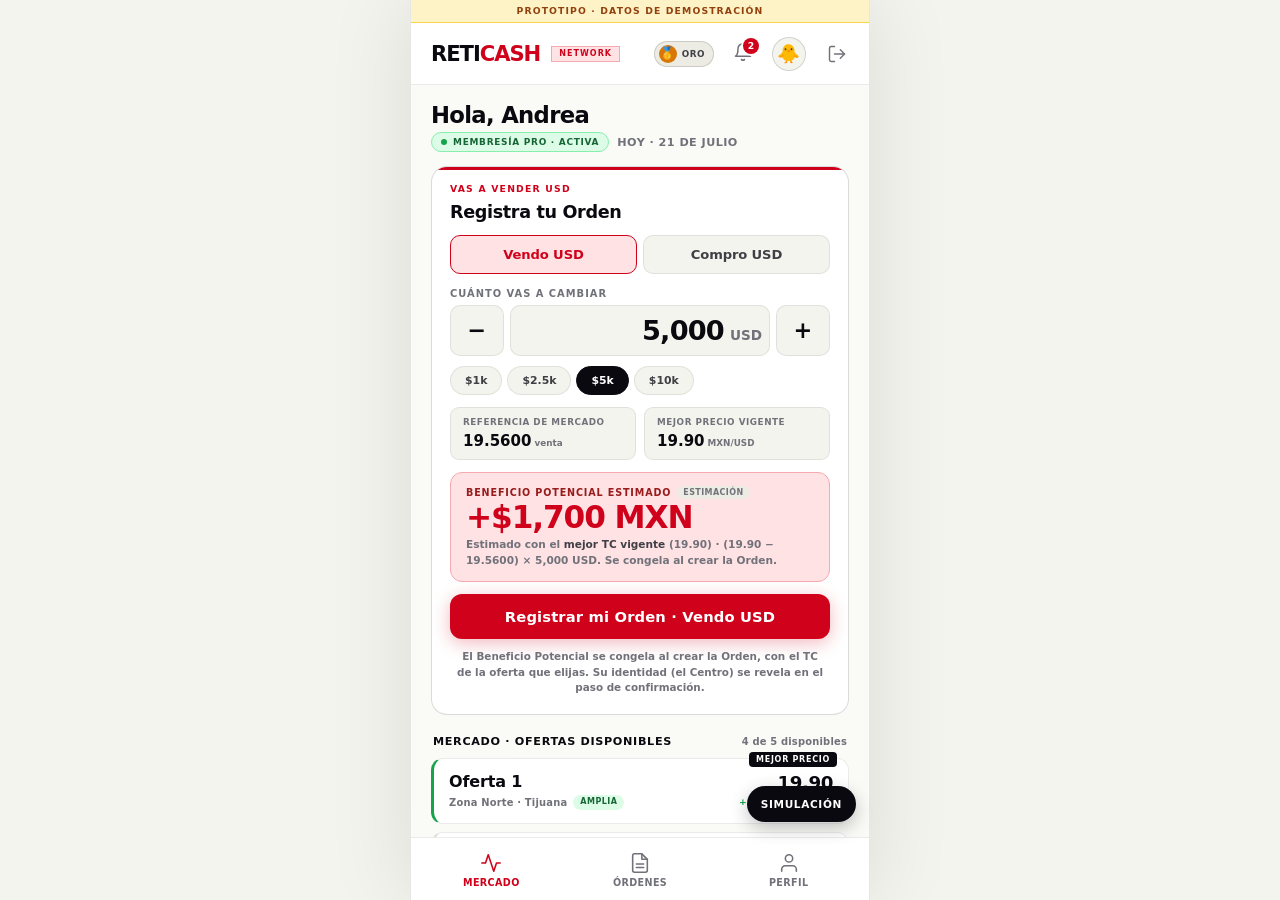
<file: index.html>
<!doctype html>
<html lang="es">
<head>
<meta charset="utf-8">
<meta name="viewport" content="width=device-width,initial-scale=1,maximum-scale=1,user-scalable=no,viewport-fit=cover,interactive-widget=resizes-content">
<meta name="robots" content="noindex,nofollow">
<meta name="theme-color" content="#0A0A0F">
<title>Network · Interfaz simulada del Cliente</title>
<!--
  ══════════════════════════════════════════════════════════════════════════
  Network · Interfaz simulada del flujo del Cliente · v3
  Unidad 3 (v3), paso 2 del orden inviolable §3 CLAUDE.md.
  Fecha: 2026-07-21.

  ─── JERARQUÍA DE FUENTES · TRES CAPAS (se hereda a TODA interfaz Network) ───

  1 · CONTRATO ontológico (contratos/nucleo_membresia_caja.md) — LA ONTOLOGÍA.
      Innegociable. Vocabulario, objetos, acciones, estados. Toda categoría
      visible aquí sale del contrato.

  2 · MM (customer.html + app.css) — EL FLUJO.
      Esqueleto de pantallas y mecánica probada en operación real: appbar,
      bnav, cotizador con toggle, reloj dual, QR con reloj interno, candado
      orden viva, kick modal, DISTRIBUCIÓN de la capa conductual (tier en
      header, bloque de comportamiento en Mercado, paintOrdPerdido en
      Órdenes), historial con ciclo. Voz traducida al contrato.

  3 · CM (mercado.css + app.css + mercado.html) — EL DISEÑO.
      Ya no "vara de calidad": es LA CAPA DE DISEÑO por herencia directa.
      Destilado en el asset propio del repo → network-design-system.css
      (linkeado abajo): tokens, componentes, bottom sheets, estados,
      transiciones, dark mode, tipografía, animaciones. Esta interfaz se
      construye SOBRE ese sistema; aquí abajo solo va el CSS específico de
      las piezas del cliente (cotizador, tablero ciego, orden viva,
      veredicto, bloque conductual, referidos).

  Correcciones ya integradas (C1-C3 del Arquitecto) + este turno:
   · C1 · Capa conductual del núcleo COMPLETA y distribuida como en MM:
          tier chip en header, bloque de comportamiento en Mercado,
          paintOrdPerdido (Beneficio Perdido del mes) en Órdenes, nudges.
          Estado {has_data:false} neutro cuando el servicio SCI no responde.
   · C2 · Ceguera del tablero: TC + Capacidad + zona, sin nombre. Identidad
          revelada en CreateOrder.
   · C3 · Referido / Invitación con lista de estados. Sin recompensas.
   · Mecánica nueva (§1.4 contrato): Beneficio Potencial ESTIMADO en vivo
          contra el mejor TC vigente del mercado ciego, ROTULADO como
          estimación (§6.3 "si estimas, dilo"). No es el evento — ese nace
          en CreateOrder. Si el cliente elige otra oferta, recalcula.

  Si el vocabulario del contrato no alcanza: divergencia registrada, no
  invento (§2 CLAUDE.md).
  ══════════════════════════════════════════════════════════════════════════
-->
<link rel="stylesheet" href="network-design-system.css">
<style>
/* ═══════════ CSS ESPECÍFICO DEL CLIENTE (lo compartido está en el design system) ═══════════ */

/* Saludo */
.greet-block{margin-bottom:14px}
.greet-h{font-size:1.42rem;font-weight:900;letter-spacing:-.03em;color:var(--ink);margin:0 0 4px;line-height:1.1}
.greet-sub{display:flex;flex-wrap:wrap;gap:8px;align-items:center;color:var(--ink3);font-size:.7rem;font-weight:700;letter-spacing:.04em;text-transform:uppercase}

/* GATE DE MEMBRESÍA */
.mgate{border-radius:14px;padding:14px 16px;margin-bottom:14px;border:1px solid var(--brd)}
.mgate.req{background:var(--surf);border-color:var(--brd2)}
.mgate.wait-cash{background:var(--amber-bg);border-color:var(--amber-brd)}
.mgate.wait-digital{background:var(--blue-bg);border-color:var(--blue-brd)}
.mgate.grace{background:var(--amber-bg);border-color:var(--amber-brd)}
.mgate-ey{font-size:.58rem;font-weight:800;letter-spacing:.1em;text-transform:uppercase;color:var(--ink3);margin-bottom:5px}
.mgate.wait-cash .mgate-ey,.mgate.grace .mgate-ey{color:#92400E}
.mgate.wait-digital .mgate-ey{color:#1E40AF}
body.dk .mgate.wait-cash .mgate-ey,body.dk .mgate.grace .mgate-ey{color:#fcd34d}
body.dk .mgate.wait-digital .mgate-ey{color:#93c5fd}
.mgate-t{font-size:.95rem;font-weight:900;letter-spacing:-.02em;color:var(--ink);margin:0 0 4px}
.mgate-s{font-size:.7rem;color:var(--ink3);line-height:1.5;font-weight:600}
.mgate-s strong{color:var(--ink2);font-weight:800}
.mgate-code{font-family:'SF Mono',Menlo,monospace;font-weight:800;font-size:1rem;letter-spacing:.1em;color:var(--ink);background:var(--surf);border:1px solid var(--brd2);border-radius:8px;padding:8px 12px;display:inline-block;margin-top:10px}
.mgate-btn{margin-top:12px;width:100%;background:var(--ink);color:var(--surf);border:0;border-radius:10px;padding:12px;font-family:inherit;font-size:.8rem;font-weight:800;letter-spacing:.01em;cursor:pointer;transition:background var(--t-fast) var(--ease)}
.mgate-btn:hover{background:var(--red)}

/* Recorridos de activación (canales como acciones distintas) */
.chan-card{border:1.5px solid var(--brd2);border-radius:12px;padding:14px 15px;margin-bottom:10px;cursor:pointer;transition:border-color var(--t-fast) var(--ease),background var(--t-fast) var(--ease)}
.chan-card:hover{border-color:var(--ink);background:var(--surf2)}
.chan-card-h{display:flex;align-items:center;gap:10px;margin-bottom:6px}
.chan-ic{width:36px;height:36px;border-radius:10px;background:var(--surf2);display:flex;align-items:center;justify-content:center;font-size:1.15rem;flex:0 0 auto}
.chan-card.efectivo .chan-ic{background:var(--amber-bg)}
.chan-card.digital .chan-ic{background:var(--blue-bg)}
.chan-t{font-size:.88rem;font-weight:900;letter-spacing:-.01em;color:var(--ink)}
.chan-tag{font-size:.5rem;font-weight:800;letter-spacing:.06em;text-transform:uppercase;padding:2px 6px;border-radius:var(--r-pill);background:var(--surf3);color:var(--ink3);margin-left:auto}
.chan-tag.def{background:var(--amber-bg);color:#92400E}
body.dk .chan-tag.def{color:#fcd34d}
.chan-d{font-size:.68rem;color:var(--ink3);line-height:1.5;font-weight:600}
.chan-guard{font-size:.62rem;color:var(--ink4);line-height:1.5;font-weight:600;margin-top:6px;padding:10px 12px;background:var(--surf2);border-radius:9px}
.chan-guard strong{color:var(--ink2);font-weight:800}
.act-benef{background:var(--surf2);border:1px solid var(--brd);border-radius:10px;padding:12px 14px;margin:12px 0}
.act-benef-r{display:flex;justify-content:space-between;align-items:baseline;padding:6px 0;border-bottom:1px solid var(--brd);font-size:.75rem;gap:10px}
.act-benef-r:last-child{border-bottom:0}
.act-benef-r .k{color:var(--ink3);font-weight:600}
.act-benef-r .v{color:var(--ink);font-weight:800;text-align:right;font-variant-numeric:tabular-nums}
.act-benef-r .v.hl{color:var(--green)}
.act-steps{margin:12px 0;padding:0;list-style:none;counter-reset:s}
.act-step{position:relative;padding:0 0 12px 34px;font-size:.72rem;color:var(--ink2);line-height:1.5;font-weight:600;counter-increment:s}
.act-step::before{content:counter(s);position:absolute;left:0;top:-2px;width:22px;height:22px;border-radius:50%;background:var(--amber-bg);color:#92400E;font-size:.7rem;font-weight:900;display:flex;align-items:center;justify-content:center}
body.dk .act-step::before{color:#fcd34d}
.act-step:last-child{padding-bottom:0}
.act-code{text-align:center;font-family:'SF Mono',Menlo,monospace;font-weight:800;font-size:1.3rem;letter-spacing:.12em;color:var(--ink);background:var(--surf2);border:1.5px dashed var(--brd2);border-radius:12px;padding:16px;margin:12px 0}

/* MI CARD OPERAR (hero) */
.op-hero{
  background:var(--surf);border:1.5px solid var(--brd2);border-radius:16px;
  padding:16px 18px 18px;margin-bottom:14px;position:relative;overflow:hidden;
  transition:border-color var(--t) var(--ease);
}
.op-hero::before{content:"";position:absolute;top:0;left:0;right:0;height:3px;background:var(--brd2);transition:background var(--t-fast) var(--ease)}
.op-hero.sell::before{background:var(--red)}
.op-hero.buy::before{background:var(--green)}
.op-hero-ey{font-size:.58rem;font-weight:800;letter-spacing:.13em;text-transform:uppercase;color:var(--ink3);margin-bottom:8px;transition:color var(--t-fast) var(--ease)}
.op-hero.sell .op-hero-ey{color:var(--red)}
.op-hero.buy .op-hero-ey{color:var(--green)}
.op-hero-t{font-size:1.1rem;font-weight:900;letter-spacing:-.02em;color:var(--ink);margin:0 0 12px;line-height:1.2}

.op-lbl{font-size:.62rem;font-weight:800;letter-spacing:.1em;text-transform:uppercase;color:var(--ink3);margin:14px 0 6px}
.op-lbl:first-child{margin-top:0}

.q-amt{display:flex;gap:6px;align-items:stretch;margin-bottom:10px}
.q-amt-btn{background:var(--surf2);border:1.5px solid var(--brd);border-radius:var(--r-input);width:54px;font-size:1.4rem;font-weight:900;color:var(--ink);cursor:pointer;font-family:inherit;line-height:1;transition:background var(--t-fast) var(--ease)}
.q-amt-btn:hover{background:var(--surf3)}
.q-amt-btn:active{transform:translateY(1px)}
.q-amt-mid{flex:1;background:var(--surf2);border:1.5px solid var(--brd);border-radius:var(--r-input);display:flex;align-items:baseline;justify-content:center;gap:6px;padding:9px 4px}
.q-amt-inp{background:transparent;border:0;text-align:right;font-size:1.7rem;font-weight:900;letter-spacing:-.03em;font-variant-numeric:tabular-nums;color:var(--ink);width:calc(100% - 44px);font-family:inherit;outline:none;padding:0}
.q-amt-usd{color:var(--ink3);font-weight:800;font-size:.85rem}
.q-fast{display:flex;gap:5px;margin-bottom:6px;flex-wrap:wrap}
.q-fast-btn{position:relative;background:var(--surf2);border:1px solid var(--brd);border-radius:var(--r-pill);padding:7px 14px;font-family:inherit;font-size:.68rem;font-weight:700;color:var(--ink2);cursor:pointer;transition:background var(--t-fast) var(--ease)}
.q-fast-btn::after{content:"";position:absolute;top:50%;left:50%;transform:translate(-50%,-50%);width:100%;height:var(--tap)}
.q-fast-btn:hover{background:var(--surf3)}
.q-fast-btn.on{background:var(--ink);color:var(--surf);border-color:var(--ink)}

/* Referencias (Referencia de Mercado + Mejor precio vigente) */
.ref-row{display:grid;grid-template-columns:1fr 1fr;gap:8px;margin:12px 0}
.ref-cell{padding:9px 12px;background:var(--surf2);border:1px solid var(--brd);border-radius:9px}
.ref-cell-l{font-size:.55rem;font-weight:800;letter-spacing:.06em;text-transform:uppercase;color:var(--ink3);line-height:1.3}
.ref-cell-v{font-size:.94rem;font-weight:900;font-variant-numeric:tabular-nums;color:var(--ink);margin-top:3px}
.ref-cell-v small{font-size:.55rem;font-weight:700;color:var(--ink3);margin-left:3px}
.ref-cell.best .ref-cell-v{color:var(--ink)}

/* Estimación de Beneficio Potencial (rotulada) */
.est{background:var(--surf2);border:1px solid var(--brd);border-radius:12px;padding:13px 15px;margin-bottom:12px;transition:background var(--t-fast) var(--ease),border-color var(--t-fast) var(--ease)}
.op-hero.sell .est{background:var(--red-bg);border-color:var(--red-brd)}
.op-hero.buy .est{background:var(--green-bg);border-color:var(--green-brd)}
.est-ey{font-size:.6rem;font-weight:800;letter-spacing:.09em;text-transform:uppercase;color:var(--ink3);display:flex;align-items:center;gap:6px}
.op-hero.sell .est-ey{color:#991B1B}
.op-hero.buy .est-ey{color:#166534}
body.dk .op-hero.sell .est-ey{color:#fca5a5}
body.dk .op-hero.buy .est-ey{color:#4ade80}
.est-tag{font-size:.5rem;font-weight:800;letter-spacing:.05em;text-transform:uppercase;padding:2px 6px;border-radius:var(--r-pill);background:var(--surf3);color:var(--ink3)}
.est-v{font-size:1.95rem;font-weight:900;letter-spacing:-.035em;line-height:1.05;color:var(--ink);font-variant-numeric:tabular-nums;margin-top:2px}
.op-hero.sell .est-v{color:var(--red)}
.op-hero.buy .est-v{color:var(--green)}
.est-sub{font-size:.66rem;color:var(--ink3);margin-top:4px;line-height:1.45;font-weight:600}
.est-sub strong{color:var(--ink2);font-weight:800}

.disc{font-size:.65rem;color:var(--ink3);text-align:center;line-height:1.5;margin-top:10px;padding:0 4px;font-weight:600}

/* TABLERO CIEGO */
.blind-h{display:flex;align-items:baseline;justify-content:space-between;gap:8px;margin:20px 0 10px;padding:0 2px}
.blind-h-t{font-size:.7rem;font-weight:900;letter-spacing:.06em;text-transform:uppercase;color:var(--ink)}
.blind-h-s{font-size:.62rem;font-weight:700;color:var(--ink3);letter-spacing:.02em}
.blind-list{display:flex;flex-direction:column;gap:8px;margin-bottom:14px}
.of-row{background:var(--surf);border:1px solid var(--brd);border-left:3px solid var(--brd2);border-radius:12px;padding:13px 15px;display:grid;grid-template-columns:1fr auto;gap:12px 14px;align-items:center;cursor:pointer;transition:background var(--t-fast) var(--ease),border-color var(--t-fast) var(--ease),transform var(--t-fast) var(--ease);position:relative}
.of-row:hover{background:var(--surf2)}
.of-row:active{background:var(--surf3);transform:translateY(1px)}
.of-row.on{border-color:var(--ink);border-left-color:var(--ink)}
.of-row.top{border-left-color:var(--ink3)}
.of-row.top.sell{border-left-color:var(--green)}
.of-row.top.buy{border-left-color:var(--red)}
.of-row.sin-cap{opacity:.55;cursor:not-allowed}
.of-info{min-width:0}
.of-id{font-size:1rem;font-weight:800;letter-spacing:-.01em;color:var(--ink);display:flex;align-items:center;gap:7px}
.of-sel-dot{font-size:.55rem;font-weight:800;letter-spacing:.05em;text-transform:uppercase;color:var(--ink);background:var(--surf3);padding:2px 6px;border-radius:var(--r-pill)}
.of-meta{display:flex;gap:6px;flex-wrap:wrap;margin-top:4px;align-items:center}
.of-meta-i{font-size:.62rem;font-weight:700;color:var(--ink3);letter-spacing:.02em}
.of-cap{font-size:.5rem;font-weight:800;letter-spacing:.06em;text-transform:uppercase;padding:2px 7px;border-radius:var(--r-pill);line-height:1.35}
.of-cap.amplia{background:var(--green-bg);color:#166534}
.of-cap.limitada{background:var(--amber-bg);color:#92400E}
.of-cap.sin_capacidad{background:var(--red-bg);color:#991B1B}
body.dk .of-cap.amplia{color:#4ade80}
body.dk .of-cap.limitada{color:#fcd34d}
body.dk .of-cap.sin_capacidad{color:#fca5a5}
.of-price{text-align:right;white-space:nowrap}
.of-tc{font-size:1.14rem;font-weight:900;letter-spacing:-.025em;font-variant-numeric:tabular-nums;color:var(--ink);line-height:1}
.of-bpu{font-size:.58rem;font-weight:800;letter-spacing:.05em;text-transform:uppercase;color:var(--ink3);margin-top:4px}
.of-bpu.pos{color:var(--green)}
.of-tag-mejor{position:absolute;top:-7px;right:11px;font-size:.5rem;font-weight:900;letter-spacing:.09em;text-transform:uppercase;color:var(--surf);background:var(--ink);padding:3px 7px;border-radius:4px}
.blind-nota{font-size:.62rem;color:var(--ink3);line-height:1.5;padding:10px 12px;background:var(--surf2);border:1px solid var(--brd);border-radius:9px;margin-bottom:14px;font-weight:600}
.blind-nota strong{color:var(--ink2);font-weight:800}

/* ══════════ BLOQUE CONDUCTUAL DEL NÚCLEO (§1.16 · distribución MM) ══════════ */
.beh{background:var(--surf);border:1px solid var(--brd);border-radius:14px;padding:16px;margin-bottom:14px}
.beh-title{font-size:.62rem;font-weight:800;letter-spacing:.09em;text-transform:uppercase;color:var(--ink3);margin-bottom:12px}
.beh-h{display:flex;align-items:center;gap:13px;margin-bottom:14px}
/* Medidor de nivel (gauge circular) — ancla gráfica */
.beh-gauge{position:relative;width:64px;height:64px;flex:0 0 auto}
.beh-gauge-svg{width:64px;height:64px;transform:rotate(-90deg)}
.beh-gauge-bg{fill:none;stroke:var(--surf3);stroke-width:5}
.beh-gauge-fg{fill:none;stroke:url(#behgrad);stroke-width:5;stroke-linecap:round;transition:stroke-dashoffset 1s var(--ease)}
.beh-gauge-medal{position:absolute;inset:0;display:flex;align-items:center;justify-content:center;font-size:1.5rem}
.beh-tier-block{flex:1;min-width:0}
.beh-tier-l{font-size:.55rem;font-weight:800;letter-spacing:.1em;text-transform:uppercase;color:var(--ink3)}
.beh-tier-n{font-size:1.05rem;font-weight:900;letter-spacing:-.02em;color:var(--ink);margin-top:1px}
.beh-tier-pct{font-size:.62rem;font-weight:700;color:var(--ink3);margin-top:2px}
.beh-score{text-align:right;position:relative}
.beh-score-v{font-size:1.5rem;font-weight:900;letter-spacing:-.03em;color:var(--ink);line-height:1;font-variant-numeric:tabular-nums}
.beh-score-l{font-size:.55rem;font-weight:800;letter-spacing:.1em;text-transform:uppercase;color:var(--ink3);margin-top:2px}
.beh-score .beh-info{position:absolute;top:-4px;right:-6px}
.beh-info{background:transparent;border:0;color:var(--ink4);font-size:.9rem;padding:0 4px;cursor:pointer;font-family:inherit}
.beh-info:hover{color:var(--ink2)}
.beh-cells{display:grid;grid-template-columns:1fr 1fr;gap:10px;margin:14px 0}
.beh-cell{background:var(--surf2);border-radius:10px;padding:11px 12px}
.beh-cell-v{font-size:1.15rem;font-weight:900;letter-spacing:-.02em;color:var(--ink);font-variant-numeric:tabular-nums;line-height:1}
.beh-cell-l{font-size:.55rem;font-weight:800;letter-spacing:.09em;text-transform:uppercase;color:var(--ink3);margin-top:3px;line-height:1.3}

/* Racha grid */
.beh-w-h{display:flex;justify-content:space-between;align-items:baseline;margin:16px 0 10px;gap:8px}
.beh-w-t{font-size:.62rem;font-weight:800;letter-spacing:.09em;text-transform:uppercase;color:var(--ink3)}
.beh-w-n{font-size:.75rem;font-weight:800;color:var(--ink)}
.beh-w-n b{font-weight:900;font-size:1.05rem;letter-spacing:-.02em;color:var(--ink);margin-right:5px;font-variant-numeric:tabular-nums}
.beh-w-grid{display:flex;gap:6px}
.beh-w-cell{flex:1;text-align:center}
.beh-w-box{width:100%;aspect-ratio:1;border-radius:8px;background:var(--surf3);display:flex;align-items:center;justify-content:center;font-weight:900;font-size:1rem;color:var(--ink3)}
.beh-w-box.on{background:var(--green);color:#fff}
.beh-w-box.off{background:var(--surf3);color:var(--ink4)}
.beh-w-box.cur{background:var(--surf2);color:var(--ink);border:1.5px dashed var(--amber-brd)}
.beh-w-lbl{font-size:.5rem;font-weight:700;color:var(--ink3);margin-top:4px;letter-spacing:.03em}
.beh-w-ops{font-size:.5rem;color:var(--ink4);margin-top:1px;font-weight:700}
.beh-w-foot{font-size:.66rem;color:var(--ink3);margin-top:10px;font-weight:600}
.beh-w-foot strong{color:var(--ink2);font-weight:800}

/* Beneficio Capturado vs Dejado ir (núcleo) — ancla gráfica de Mercado */
.bvd{margin:4px 0 10px}
.bvd-row{margin-bottom:12px}
.bvd-row:last-child{margin-bottom:0}
.bvd-top{display:flex;justify-content:space-between;align-items:baseline;gap:10px;margin-bottom:5px}
.bvd-lbl{font-size:.6rem;font-weight:800;letter-spacing:.08em;text-transform:uppercase}
.bvd-lbl.g{color:#166534}.bvd-lbl.r{color:#991B1B}
body.dk .bvd-lbl.g{color:#4ade80}body.dk .bvd-lbl.r{color:#fca5a5}
.bvd-val{font-size:1.05rem;font-weight:900;letter-spacing:-.02em;font-variant-numeric:tabular-nums}
.bvd-val.g{color:var(--green)}.bvd-val.r{color:var(--red)}
.bvd-track{height:12px;background:var(--surf3);border-radius:var(--r-pill);overflow:hidden}
.bvd-fill{height:100%;border-radius:var(--r-pill);transition:width .5s var(--ease);min-width:3px}
.bvd-fill.g{background:var(--green)}.bvd-fill.r{background:var(--red)}
.bvd-foot{font-size:.66rem;color:var(--ink3);line-height:1.5;font-weight:600;margin-top:2px}
.bvd-foot strong{color:var(--ink2);font-weight:800}

/* Nudge conductual */
.beh-nudge{background:var(--green-bg);border:1px solid var(--green-brd);border-radius:12px;padding:14px;margin-top:14px}
.beh-nudge-ey{font-size:.55rem;font-weight:800;letter-spacing:.1em;text-transform:uppercase;color:#166534}
body.dk .beh-nudge-ey{color:#4ade80}
.beh-nudge-v{font-size:1.5rem;font-weight:900;letter-spacing:-.03em;color:var(--green);margin-top:3px;font-variant-numeric:tabular-nums}
.beh-nudge-txt{font-size:.68rem;color:#166534;margin-top:3px;line-height:1.45;font-weight:600}
body.dk .beh-nudge-txt{color:#4ade80}
.beh-nudge-txt strong{font-weight:900}

/* Estado neutro {has_data:false} */
.beh-neutro{background:var(--surf);border:1px dashed var(--brd2);border-radius:14px;padding:22px 16px;margin-bottom:14px;text-align:center}
.beh-neutro-ic{font-size:1.6rem;color:var(--ink4);margin-bottom:8px}
.beh-neutro-t{font-size:.85rem;font-weight:800;color:var(--ink2);letter-spacing:-.01em}
.beh-neutro-s{font-size:.68rem;color:var(--ink3);margin-top:4px;line-height:1.5;font-weight:600}

/* ══════════ ÓRDENES ══════════ */
.qr-card{background:var(--surf);border:1.5px solid var(--brd2);border-radius:18px;padding:18px 18px 16px;text-align:center;margin-bottom:12px;box-shadow:0 4px 20px rgba(0,0,0,.05);position:relative}
.qr-tag{display:inline-flex;align-items:center;gap:7px;font-size:.6rem;font-weight:900;letter-spacing:.09em;text-transform:uppercase;padding:5px 11px;border-radius:var(--r-pill);margin-bottom:14px;background:var(--green-bg);color:#166534}
body.dk .qr-tag{color:#4ade80}
.qr-tag.risk{background:var(--amber-bg);color:#92400E}
body.dk .qr-tag.risk{color:#fcd34d}
.qr-tag.risk .qr-pulse{background:var(--amber)}
.qr-tag.expired{background:var(--red-bg);color:#991B1B}
body.dk .qr-tag.expired{color:#fca5a5}
.qr-tag.expired .qr-pulse{background:var(--red)}
.qr-pulse{width:8px;height:8px;background:var(--green);border-radius:50%;animation:live-pulse 1.4s ease-in-out infinite}
.qr-img{width:190px;height:190px;background:#fff;padding:12px;border:1.5px solid var(--brd);border-radius:14px;margin:0 auto 12px;display:flex;align-items:center;justify-content:center}
.qr-code{font-family:'SF Mono',Menlo,monospace;font-weight:800;font-size:1.05rem;letter-spacing:.08em;margin-bottom:5px;color:var(--ink)}
.qr-sub{font-size:.72rem;color:var(--ink3);margin-bottom:14px;font-weight:600}
.qr-clock{background:var(--surf2);border:1px solid var(--brd);border-radius:9px;padding:10px 11px;text-align:center;font-size:.72rem;color:var(--ink2);font-weight:700}
.qr-clock strong{color:var(--ink);font-variant-numeric:tabular-nums;font-weight:900;font-size:.94rem;letter-spacing:.02em;margin-left:4px}
.qr-clock.warn{background:var(--amber-bg);border-color:var(--amber-brd);color:#92400E}
body.dk .qr-clock.warn{color:#fcd34d}
.qr-clock.warn strong{color:var(--amber)}
.qr-clock.exp{background:var(--red-bg);border-color:var(--red-brd);color:#991B1B}
body.dk .qr-clock.exp{color:#fca5a5}
.qr-clock.exp strong{color:var(--red)}
.qr-data{margin-bottom:12px}

.risk-banner{background:var(--amber-bg);border:1px solid var(--amber-brd);border-radius:11px;padding:11px 13px;margin:0 0 12px;display:flex;align-items:flex-start;gap:9px}
.risk-banner-ic{font-size:1.15rem;line-height:1;flex:0 0 auto}
.risk-banner-txt{font-size:.72rem;color:#78350F;line-height:1.45;flex:1;font-weight:600}
body.dk .risk-banner-txt{color:#fcd34d}
.risk-banner-txt strong{color:var(--amber);font-weight:900}

/* paintOrdPerdido — Beneficio Perdido del mes (núcleo, siempre disponible) */
.perdido-banner{background:var(--red-bg);border:1px solid var(--red-brd);border-radius:11px;padding:12px 14px;margin-bottom:12px;display:flex;align-items:flex-start;gap:9px}
.perdido-banner-ic{font-size:1.15rem;line-height:1;flex:0 0 auto}
.perdido-banner-txt{font-size:.72rem;color:#991B1B;line-height:1.45;flex:1;font-weight:600}
body.dk .perdido-banner-txt{color:#fca5a5}
.perdido-banner-txt strong{font-weight:900}

.cancel-btn{width:100%;background:transparent;border:1.5px solid var(--brd2);border-radius:10px;padding:11px;font-family:inherit;font-size:.72rem;font-weight:800;color:var(--ink3);cursor:pointer;margin-top:10px;transition:color var(--t-fast) var(--ease),border-color var(--t-fast) var(--ease)}
.cancel-btn:hover{color:var(--ink);border-color:var(--brd)}

.empty-live{background:var(--surf);border:1.5px dashed var(--brd2);border-radius:14px;padding:32px 18px;text-align:center;margin-bottom:14px}
.empty-live-t{font-weight:900;font-size:.95rem;color:var(--ink);margin-bottom:4px;letter-spacing:-.02em}
.empty-live-s{font-size:.72rem;color:var(--ink3);margin-bottom:14px;font-weight:600;line-height:1.5}
.empty-live-btn{background:var(--ink);color:var(--surf);border:0;border-radius:10px;padding:10px 22px;font-family:inherit;font-size:.75rem;font-weight:800;cursor:pointer;letter-spacing:.01em}

.clk{background:var(--amber-bg);border:1px solid var(--amber-brd);border-radius:11px;padding:11px 14px;margin-bottom:12px;display:flex;align-items:center;gap:11px}
.clk.no-live{background:var(--surf2);border-color:var(--brd)}
.clk-ic{font-size:1.4rem;line-height:1}
.clk-body{flex:1;min-width:0}
.clk-ey{font-size:.58rem;color:#92400E;font-weight:800;letter-spacing:.08em;text-transform:uppercase}
body.dk .clk-ey{color:#fcd34d}
.clk.no-live .clk-ey{color:var(--ink3)}
.clk-time{font-size:1.15rem;font-weight:900;letter-spacing:-.02em;font-variant-numeric:tabular-nums;color:var(--amber);margin-top:1px}
.clk-time.warn{color:var(--red)}
.clk.no-live .clk-time{color:var(--ink)}
.clk-msg{font-size:.66rem;color:var(--ink3);margin-top:2px;line-height:1.4;font-weight:600}

.veredict{background:var(--surf);border:1px solid var(--brd);border-radius:12px;padding:14px 16px;margin-bottom:12px}
.veredict-h{font-size:.62rem;color:var(--ink3);font-weight:800;letter-spacing:.09em;text-transform:uppercase;margin-bottom:10px;display:flex;justify-content:space-between}
.veredict-h span{color:var(--ink);font-weight:900}
.veredict-grid{display:grid;grid-template-columns:1fr 1fr;gap:10px}
.vc{padding:11px 12px;border-radius:9px}
.vc.gan{background:var(--green-bg)}
.vc.per{background:var(--red-bg)}
.vc-lbl{font-size:.55rem;font-weight:800;letter-spacing:.09em;text-transform:uppercase;color:#166534}
body.dk .vc.gan .vc-lbl{color:#4ade80}
.vc.per .vc-lbl{color:#991B1B}
body.dk .vc.per .vc-lbl{color:#fca5a5}
.vc-v{font-size:1.2rem;font-weight:900;letter-spacing:-.025em;color:var(--green);font-variant-numeric:tabular-nums;margin-top:2px}
.vc.per .vc-v{color:var(--red)}
.vc-sub{font-size:.6rem;color:var(--ink3);margin-top:2px;font-weight:600}

.esp{background:var(--surf);border:1px solid var(--brd);border-radius:12px;padding:14px 16px;margin-bottom:14px}
.esp-h{font-size:.62rem;color:var(--ink3);font-weight:800;letter-spacing:.09em;text-transform:uppercase;margin-bottom:10px}
.esp-bars{display:flex;align-items:flex-end;gap:6px;height:64px}
.esp-b{flex:1;background:var(--surf3);border-radius:3px 3px 0 0;min-height:4px;transition:height .42s var(--ease)}
.esp-b.gan{background:var(--green)}
.esp-b.per{background:var(--red)}
.esp-b.mix{background:linear-gradient(0deg,var(--red) 0%,var(--red) 50%,var(--green) 50%,var(--green) 100%)}
.esp-l{display:flex;gap:6px;margin-top:6px}
.esp-l div{flex:1;text-align:center;font-size:.55rem;color:var(--ink3);font-weight:700;letter-spacing:.02em}

.filt{display:flex;gap:5px;margin-bottom:10px;overflow-x:auto;-webkit-overflow-scrolling:touch;padding-bottom:2px}
.filt::-webkit-scrollbar{display:none}
.filt button{position:relative;background:var(--surf2);border:1px solid var(--brd);border-radius:var(--r-pill);padding:7px 13px;font-family:inherit;font-size:.66rem;font-weight:800;color:var(--ink2);cursor:pointer;white-space:nowrap;flex:0 0 auto;letter-spacing:.03em;text-transform:uppercase;transition:background var(--t-fast) var(--ease),color var(--t-fast) var(--ease)}
.filt button::after{content:"";position:absolute;top:50%;left:50%;transform:translate(-50%,-50%);width:100%;height:var(--tap)}
.filt button:hover{background:var(--surf3)}
.filt button.on{background:var(--ink);color:var(--surf);border-color:var(--ink)}

.hist{background:var(--surf);border:1px solid var(--brd);border-radius:12px;overflow:hidden}
.hi-row{display:grid;grid-template-columns:1fr auto auto;gap:10px 12px;align-items:center;padding:12px 15px;border-bottom:1px solid var(--brd);cursor:pointer;transition:background var(--t-fast) var(--ease)}
.hi-row:last-child{border-bottom:0}
.hi-row:hover{background:var(--surf2)}
.hi-mo{font-weight:800;font-size:.92rem;color:var(--ink);letter-spacing:-.01em}
.hi-mo small{color:var(--ink3);font-weight:600;font-size:.65rem;margin-left:5px}
.hi-meta{font-size:.62rem;color:var(--ink3);margin-top:3px;display:flex;align-items:center;gap:5px;line-height:1.35;font-weight:600}
.hi-pill{display:inline-block;padding:2px 6px;border-radius:var(--r-pill);font-size:.5rem;font-weight:800;letter-spacing:.06em;text-transform:uppercase;line-height:1.4}
.hi-pill.amber{background:var(--amber-bg);color:#92400E}
.hi-pill.green{background:var(--green-bg);color:#166534}
.hi-pill.red{background:var(--red-bg);color:#991B1B}
.hi-pill.gray{background:var(--surf3);color:var(--ink2)}
body.dk .hi-pill.amber{color:#fcd34d}
body.dk .hi-pill.green{color:#4ade80}
body.dk .hi-pill.red{color:#fca5a5}
.hi-benef{text-align:right;font-weight:900;font-size:.86rem;font-variant-numeric:tabular-nums;letter-spacing:-.01em}
.hi-benef.gan{color:var(--green)}
.hi-benef.per{color:var(--red)}
.hi-benef.mix{display:flex;flex-direction:column;align-items:flex-end;gap:0}
.hi-benef.mix .g{color:var(--green);font-size:.75rem}
.hi-benef.mix .p{color:var(--red);font-size:.66rem}
.hi-benef .sub{font-size:.5rem;color:var(--ink3);font-weight:800;text-transform:uppercase;letter-spacing:.06em;display:block;margin-top:1px}
.hi-chev{color:var(--ink4);font-size:1rem;font-weight:700}

/* ══════════ PERFIL ══════════ */
.pf-cred{background:var(--surf);border:1px solid var(--brd);border-radius:14px;padding:16px 15px;margin-bottom:14px;display:flex;align-items:center;gap:14px}
.pf-cred-av{width:52px;height:52px;border-radius:50%;background:linear-gradient(135deg,var(--red) 0%,#a3011a 100%);color:#fff;font-weight:900;font-size:1.36rem;letter-spacing:-.02em;display:flex;align-items:center;justify-content:center;flex:0 0 auto;box-shadow:0 4px 14px rgba(208,2,27,.22)}
.pf-cred-info{min-width:0;flex:1}
.pf-cred-n{font-size:.98rem;font-weight:900;letter-spacing:-.02em;color:var(--ink);line-height:1.2}
.pf-cred-id{font-size:.62rem;color:var(--ink3);font-family:'SF Mono',Menlo,monospace;letter-spacing:.04em;margin-top:3px;font-weight:600}
.pf-cred-since{font-size:.62rem;color:var(--ink4);margin-top:1px;font-weight:700}

.ref-block{background:var(--surf);border:1px solid var(--brd);border-radius:14px;padding:16px;margin-bottom:14px}
.ref-block-h{display:flex;justify-content:space-between;align-items:center;gap:12px;margin-bottom:6px}
.ref-block-t{font-size:.98rem;font-weight:900;letter-spacing:-.02em;color:var(--ink);margin:0}
.ref-invite{background:var(--ink);color:var(--surf);border:0;border-radius:9px;padding:8px 14px;font-family:inherit;font-size:.7rem;font-weight:800;letter-spacing:.02em;cursor:pointer;transition:background var(--t-fast) var(--ease)}
.ref-invite:hover{background:var(--red)}
.ref-sub{font-size:.68rem;color:var(--ink3);margin-bottom:12px;line-height:1.5;font-weight:600}
.inv-list{display:flex;flex-direction:column;gap:8px}
.inv-row{background:var(--surf2);border:1px solid var(--brd);border-radius:10px;padding:11px 13px;display:flex;align-items:center;gap:11px}
.inv-av{width:36px;height:36px;border-radius:50%;background:var(--surf3);color:var(--ink3);border:1.5px solid var(--brd2);display:flex;align-items:center;justify-content:center;font-weight:800;font-size:.72rem;letter-spacing:.02em;flex:0 0 auto}
.inv-info{flex:1;min-width:0}
.inv-n{font-size:.78rem;font-weight:800;color:var(--ink);letter-spacing:-.01em}
.inv-meta{font-size:.6rem;color:var(--ink3);margin-top:2px;font-weight:600;letter-spacing:.01em}
.inv-est{font-size:.5rem;font-weight:800;letter-spacing:.08em;text-transform:uppercase;padding:3px 7px;border-radius:var(--r-pill);flex:0 0 auto}
.inv-est.enviada{background:var(--blue-bg);color:#1E40AF}
body.dk .inv-est.enviada{color:#93c5fd}
.inv-est.abierta{background:var(--amber-bg);color:#92400E}
body.dk .inv-est.abierta{color:#fcd34d}
.inv-est.aceptada{background:var(--green-bg);color:#166534}
body.dk .inv-est.aceptada{color:#4ade80}
.inv-est.vencida{background:var(--surf3);color:var(--ink3)}
.inv-est.revocada{background:var(--red-bg);color:#991B1B}
body.dk .inv-est.revocada{color:#fca5a5}
.ref-nota{font-size:.6rem;color:var(--ink4);margin-top:10px;font-weight:600;line-height:1.5}

.pf-recos{list-style:none;padding:0;margin:0;display:flex;flex-direction:column;gap:8px}
.pf-reco{background:var(--surf2);border:1px solid var(--brd);border-radius:10px;padding:11px 13px}
.pf-reco-t{font-size:.78rem;font-weight:800;color:var(--ink);letter-spacing:-.01em}
.pf-reco-d{font-size:.66rem;color:var(--ink3);margin-top:3px;line-height:1.5;font-weight:600}
.pf-nota{font-size:.6rem;color:var(--ink4);margin-top:12px;font-weight:600;line-height:1.5;padding:0 4px}

.pf-set{display:flex;justify-content:space-between;align-items:center;padding:12px 0;border-bottom:1px solid var(--brd);gap:12px}
.pf-set:last-child{border-bottom:0}
.pf-set-l{font-size:.78rem;font-weight:600;color:var(--ink2)}
.pf-logout{background:transparent;border:1.5px solid var(--red);color:var(--red);border-radius:10px;padding:12px;font-family:inherit;font-size:.75rem;font-weight:800;cursor:pointer;width:100%;margin-top:12px;letter-spacing:.01em}
.pf-logout:hover{background:var(--red);color:#fff}

/* Detalle orden */
.od-hero{background:var(--surf2);border:1px solid var(--brd);border-radius:11px;padding:14px 15px;text-align:center;margin-bottom:12px}
.od-hero-l{font-size:.58rem;font-weight:800;letter-spacing:.1em;text-transform:uppercase;color:var(--ink3)}
.od-hero-v{font-size:1.85rem;font-weight:900;letter-spacing:-.03em;font-variant-numeric:tabular-nums;margin-top:3px;line-height:1.1}
.od-hero-v.g{color:var(--green)}
.od-hero-v.p{color:var(--red)}
.od-hero-v.m{color:var(--ink);font-size:1.15rem}
.od-msg{font-size:.72rem;color:var(--ink3);text-align:center;line-height:1.5;margin-top:14px;padding:0 4px;font-weight:600}

/* Reglas SCI */
.rules-list{margin:0;padding:0;list-style:none;display:flex;flex-direction:column;gap:8px}
.rule{background:var(--surf2);border:1px solid var(--brd);border-radius:10px;padding:10px 12px;display:flex;justify-content:space-between;align-items:center;gap:12px}
.rule-body{min-width:0;flex:1}
.rule-t{font-size:.75rem;font-weight:800;color:var(--ink);letter-spacing:-.01em}
.rule-d{font-size:.6rem;color:var(--ink3);margin-top:2px;font-weight:600;line-height:1.4}
.rule-p{font-size:.9rem;font-weight:900;font-variant-numeric:tabular-nums;letter-spacing:-.02em;white-space:nowrap;flex:0 0 auto}
.rule-p.pos{color:var(--green)}
.rule-p.neg{color:var(--red)}

/* Sim */
.sim-fab{position:fixed;bottom:calc(env(safe-area-inset-bottom,10px) + 78px);right:var(--edge-r);z-index:170;background:var(--ink);color:var(--surf);border:0;border-radius:var(--r-pill);padding:8px 14px;min-height:36px;font-family:inherit;font-size:.66rem;font-weight:800;letter-spacing:.06em;text-transform:uppercase;cursor:pointer;box-shadow:0 6px 18px rgba(0,0,0,.24)}
.sim-r{margin:12px 0}
.sim-r label{display:block;color:var(--ink3);font-weight:800;font-size:.62rem;letter-spacing:.06em;text-transform:uppercase;margin-bottom:6px}
.sim-r input[type=range]{width:100%;accent-color:var(--red)}
.sim-slabels{display:flex;justify-content:space-between;color:var(--ink4);font-size:.58rem;margin-top:4px;font-weight:700}
.sim-slabels b{color:var(--ink);font-weight:800}
.sim-btns{display:grid;grid-template-columns:1fr 1fr;gap:6px;margin-top:12px}
.sim-btns button{background:var(--surf2);border:1px solid var(--brd);border-radius:8px;padding:9px 10px;font-family:inherit;font-size:.65rem;font-weight:800;color:var(--ink);cursor:pointer;letter-spacing:.02em;transition:background var(--t-fast) var(--ease)}
.sim-btns button:hover{background:var(--surf3)}
.sim-btns button.act{background:var(--red-bg);border-color:var(--red-brd);color:var(--red)}
.sim-explain{margin-top:12px;color:var(--ink3);font-size:.62rem;line-height:1.5;padding:9px 11px;background:var(--surf2);border-radius:8px}
</style>
</head>
<body>

<!-- Kick modal preinstalado -->
<div class="kick" id="kick">
  <div class="kick-brand">RETI<em>CASH</em> NETWORK</div>
  <div class="kick-ic">⛔</div>
  <div class="kick-t">Sesión cerrada</div>
  <div class="kick-s">Se abrió sesión de esta cuenta en otro dispositivo. Esta sesión fue cerrada por seguridad.</div>
  <div class="kick-cd">Volverás al inicio en <strong id="kick-cd">10</strong> s</div>
  <button class="kick-btn" onclick="kickReset()">Iniciar sesión ahora</button>
</div>

<!-- Sim FAB + overlay -->
<button class="sim-fab" id="sim-fab" onclick="openSim()">Simulación</button>
<div class="ovl" id="sim-ovl">
  <div class="modal">
    <button class="modal-x" onclick="closeAll()">×</button>
    <div class="modal-t">Simulación · solo interfaz</div>
    <div class="sim-r">
      <label>Ahora ficticio (mueve el reloj de la Orden viva)</label>
      <input type="range" id="sim-now" min="0" max="60" value="0">
      <div class="sim-slabels"><span>t = t₀</span><b id="sim-now-lbl">recién creada</b><span>vencimiento</span></div>
    </div>
    <div class="sim-btns">
      <button onclick="simExecFull()">Ejecutar íntegra</button>
      <button onclick="simExecPartial()">Ejecutar 50%</button>
      <button onclick="simCancel()">Cancelar orden</button>
      <button onclick="simNoShow()">Cajero: no_show</button>
      <button onclick="simExpire()">Barrido: expired</button>
      <button onclick="simReset()">Reset todo</button>
      <button id="sim-sci-btn" onclick="simToggleSCI()">Servicio SCI: caer</button>
      <button onclick="simKick()">Kick modal</button>
      <button onclick="simMemb('active')">Memb: activa</button>
      <button onclick="simMemb('anon')">Memb: sin membresía</button>
      <button onclick="simMemb('grace')">Memb: en gracia</button>
      <button onclick="simMemb('expired')">Memb: vencida</button>
      <button onclick="simCajeroCobra()">Cajero cobra (efectivo)</button>
      <button onclick="simRetiConfirma()">RetiCash confirma (digital)</button>
      <button onclick="simDark()">Toggle dark</button>
    </div>
    <div class="sim-explain">
      <b>Umbral "en Riesgo"</b> = 30 min antes del vencimiento (§6.2.13). La Orden viva vence en 60 min desde t₀; cruza los 30 min con el slider.<br><br>
      <b>Servicio SCI: caer</b> — simula el motor conductual ausente. La capa conductual del núcleo pasa a estado neutro <span class="mono">{has_data:false}</span> sin romper la UI (§5.9 contrato). El ciclo del Beneficio (Real/Perdido/veredicto) NO se afecta — es dato del núcleo, no del servicio.
    </div>
  </div>
</div>

<div class="app">

  <div class="proto-banner">Prototipo · datos de demostración</div>

  <header class="appbar">
    <span class="brand">RETI<em>CASH</em></span>
    <span class="role">Network</span>
    <span class="sp"></span>
    <span class="lvl-chip" id="lvl-chip"><span class="lvl-chip-medal" id="lvl-chip-medal">🥇</span><span class="lvl-chip-name" id="lvl-chip-name">Oro</span></span>
    <button class="rc-bell" id="rc-bell" onclick="openNotif()" aria-label="Notificaciones">
      <svg viewBox="0 0 24 24"><path d="M18 8a6 6 0 1 0-12 0c0 7-3 9-3 9h18s-3-2-3-9"/><path d="M13.73 21a2 2 0 0 1-3.46 0"/></svg>
      <span class="rc-bell-badge" id="rc-bell-badge">2</span>
    </button>
    <button class="who-avatar" id="who-avatar" onclick="openMini()" aria-label="Mi cuenta" style="font-size:1.15rem;background:var(--surf2)">🐥</button>
    <button class="appbar-exit" onclick="simKick()" aria-label="Cerrar sesión" title="Cerrar sesión">
      <svg viewBox="0 0 24 24"><path d="M9 21H5a2 2 0 0 1-2-2V5a2 2 0 0 1 2-2h4"/><polyline points="16 17 21 12 16 7"/><line x1="21" y1="12" x2="9" y2="12"/></svg>
    </button>
  </header>

  <div class="sa">

    <!-- ══════════ MERCADO ══════════ -->
    <section class="sc on" id="s-mercado">

      <div class="greet-block">
        <h1 class="greet-h">Hola, <span id="cli-nombre">—</span></h1>
        <div class="greet-sub"><span id="memb-chip-wrap"></span><span id="today">—</span></div>
      </div>

      <!-- GATE DE MEMBRESÍA (según estado / canal) -->
      <div id="memb-gate"></div>

      <!-- MI CARD OPERAR con estimación -->
      <div class="op-hero sell" id="op-hero">
        <div class="op-hero-ey" id="op-hero-ey">Operar</div>
        <h2 class="op-hero-t">Registra tu Orden</h2>

        <div class="q-seg" id="q-seg">
          <button data-dir="sell" class="on">Vendo USD</button>
          <button data-dir="buy">Compro USD</button>
        </div>

        <div class="op-lbl">Cuánto vas a cambiar</div>
        <div class="q-amt">
          <button class="q-amt-btn" onclick="stepAmt(-500)">−</button>
          <div class="q-amt-mid"><input class="q-amt-inp" id="amt" type="text" inputmode="numeric" value="5,000"><span class="q-amt-usd">USD</span></div>
          <button class="q-amt-btn" onclick="stepAmt(500)">+</button>
        </div>
        <div class="q-fast" id="q-fast"></div>

        <div class="ref-row">
          <div class="ref-cell">
            <div class="ref-cell-l">Referencia de Mercado</div>
            <div class="ref-cell-v"><span id="ref-val">—</span><small id="ref-lado-lbl">venta</small></div>
          </div>
          <div class="ref-cell best">
            <div class="ref-cell-l">Mejor precio vigente</div>
            <div class="ref-cell-v"><span id="best-val">—</span><small>MXN/USD</small></div>
          </div>
        </div>

        <div class="est">
          <div class="est-ey">Beneficio Potencial estimado <span class="est-tag">estimación</span></div>
          <div class="est-v" id="est-val">—</div>
          <div class="est-sub" id="est-sub">—</div>
        </div>

        <button class="cli-exec side-sell" id="exec" onclick="openConfirm()">Registrar mi Orden · Vendo USD</button>
        <div class="disc">El Beneficio Potencial se congela al crear la Orden, con el TC de la oferta que elijas. Su identidad (el Centro) se revela en el paso de confirmación.</div>
      </div>

      <!-- TABLERO CIEGO -->
      <div class="blind-h">
        <div class="blind-h-t">Mercado · Ofertas disponibles</div>
        <div class="blind-h-s" id="blind-count">—</div>
      </div>
      <div class="blind-list" id="blind-list"></div>
      <div class="blind-nota"><strong>El nombre del Centro no se muestra aquí.</strong> Solo ves TC, Capacidad y zona. La identidad se revela cuando registras tu Orden (contrato §1.7.1). Toca una oferta para estimar con su TC.</div>

      <!-- BLOQUE CONDUCTUAL (distribución MM: en Mercado) -->
      <div id="beh-mercado"></div>

    </section>

    <!-- ══════════ ÓRDENES ══════════ -->
    <section class="sc" id="s-ordenes">

      <div id="ord-live-wrap"></div>

      <div class="clk" id="clk">
        <div class="clk-ic">⏱</div>
        <div class="clk-body">
          <div class="clk-ey" id="clk-ey">Tiempo</div>
          <div class="clk-time" id="clk-time">—</div>
          <div class="clk-msg" id="clk-msg">—</div>
        </div>
      </div>

      <!-- paintOrdPerdido: Beneficio Perdido del mes (núcleo) -->
      <div id="perdido-wrap"></div>

      <div class="veredict">
        <div class="veredict-h"><span>Julio 2026 · Beneficio</span></div>
        <div class="veredict-grid">
          <div class="vc gan"><div class="vc-lbl">Real (ganado)</div><div class="vc-v" id="vc-gan">—</div><div class="vc-sub" id="vc-gan-sub">—</div></div>
          <div class="vc per"><div class="vc-lbl">Perdido</div><div class="vc-v" id="vc-per">—</div><div class="vc-sub" id="vc-per-sub">—</div></div>
        </div>
      </div>

      <div class="esp">
        <div class="esp-h">Espejo de tus últimas 4 semanas</div>
        <div class="esp-bars" id="esp-bars"></div>
        <div class="esp-l"><div>1 jul</div><div>8 jul</div><div>15 jul</div><div>21 jul</div></div>
      </div>

      <div class="blind-h"><div class="blind-h-t">Tus operaciones</div></div>
      <div class="filt" id="filt">
        <button class="on" data-f="all">Todas</button>
        <button data-f="exec">Ejecutadas</button>
        <button data-f="partial">Incompletas</button>
        <button data-f="no_exec">No ejecutadas</button>
        <button data-f="cancelled">Canceladas</button>
      </div>
      <div class="hist" id="hist"></div>

    </section>

    <!-- ══════════ PERFIL ══════════ -->
    <section class="sc" id="s-perfil">

      <div class="pf-cred">
        <div class="pf-cred-av" style="background:var(--surf3)">🐥</div>
        <div class="pf-cred-info">
          <div class="pf-cred-n">Andrea Álvarez</div>
          <div class="pf-cred-id">CST-20260214-M78L</div>
          <div class="pf-cred-since">Cliente desde 14 feb 2026</div>
        </div>
      </div>

      <!-- Bloque conductual detallado -->
      <div id="beh-perfil"></div>

      <!-- Referidos -->
      <div class="ref-block">
        <div class="ref-block-h">
          <h2 class="ref-block-t">Invitar al Network</h2>
          <button class="ref-invite" onclick="openInvite()">Invitar</button>
        </div>
        <div class="ref-sub">Invita a alguien a unirse al Network. El alta se habilita con la vigencia del KYC de RetiCash — sin aprobaciones manuales.</div>
        <div class="inv-list" id="inv-list"></div>
        <div class="ref-nota">Las invitaciones registran el vínculo emisor→receptor como un hecho en la cadena de eventos, independiente de recompensas.</div>
      </div>

      <div class="pcard">
        <div class="pcard-h"><h2 class="h2">Tu Membresía</h2><span id="memb-chip-wrap-2"></span></div>
        <div class="pcard-r"><span class="k">Plan</span><span class="v">Pro</span></div>
        <div class="pcard-r"><span class="k">Vence</span><span class="v">14 ago 2026</span></div>
        <div class="pcard-r"><span class="k">Último canal de cobro</span><span class="v">Efectivo · ventanilla</span></div>
        <div class="pcard-r"><span class="k">Vínculo</span><span class="v">RetiCash</span></div>
      </div>

      <div class="pcard">
        <div class="pcard-h"><h2 class="h2">Recompensas del plan</h2></div>
        <ul class="pf-recos">
          <li class="pf-reco"><div class="pf-reco-t">Prellamada del TC</div><div class="pf-reco-d">Recibes aviso 2 horas antes del ajuste diario del TC en cada Centro.</div></li>
          <li class="pf-reco"><div class="pf-reco-t">TC Lock extendido</div><div class="pf-reco-d">Tu Orden mantiene el TC congelado hasta 8 horas (vs. 4 horas del plan base).</div></li>
          <li class="pf-reco"><div class="pf-reco-t">Historial exportable</div><div class="pf-reco-d">Reporte mensual descargable con Beneficio Real y Perdido detallados por Centro.</div></li>
        </ul>
        <div class="pf-nota">Las Recompensas del plan no incluyen precio del dólar diferenciado · el TC de cada Centro es único para todos sus Clientes (contrato §1.7, §1.15).</div>
      </div>

      <div class="pcard">
        <div class="pcard-h"><h2 class="h2">Tu identidad</h2></div>
        <div class="pcard-r"><span class="k">KYC</span><span class="v g">Vigente</span></div>
        <div class="pcard-r"><span class="k">Custodia</span><span class="v">RetiCash</span></div>
        <div class="pcard-r"><span class="k">Documento</span><span class="v">INE · ****1234</span></div>
        <div class="pcard-r"><span class="k">Correo</span><span class="v">andrea.alvarez@example.com</span></div>
        <div class="pcard-r"><span class="k">Teléfono</span><span class="v">+52 664 123 4567</span></div>
        <div class="pf-nota">Tus datos y biometría los captura y custodia RetiCash. Los Centros donde operas nunca son dueños de tu identidad.</div>
      </div>

      <div class="pcard">
        <div class="pcard-h"><h2 class="h2">Ajustes</h2></div>
        <div class="pf-set"><span class="pf-set-l">Tema oscuro</span><button class="pf-toggle" id="pf-theme" role="switch" aria-checked="false" onclick="toggleDark()"><span class="pf-toggle-dot"></span></button></div>
        <div class="pf-set"><span class="pf-set-l">Notificaciones push</span><button class="pf-toggle" id="pf-push" role="switch" aria-checked="true" onclick="tglSwitch('pf-push')"><span class="pf-toggle-dot"></span></button></div>
        <button class="pf-logout" onclick="simKick()">Simular sesión cerrada en otro dispositivo</button>
      </div>

      <div class="legal-foot">
        <p>RetiCash Network · operado por RetiCash LLC (Delaware, EUA)</p>
        <p>RetiCash LLC no es casa de cambio ni Money Services Business, no custodia ni transmite fondos, no es parte de las operaciones. Las operaciones cambiarias son celebradas exclusivamente entre el Centro licenciado y sus Clientes.</p>
      </div>

    </section>

  </div>

  <nav class="bnav">
    <button class="ni on" data-sc="mercado" onclick="tab('mercado')"><svg viewBox="0 0 24 24"><polyline points="22 12 18 12 15 21 9 3 6 12 2 12"/></svg><span class="ni-lbl">Mercado</span></button>
    <button class="ni" data-sc="ordenes" onclick="tab('ordenes')"><svg viewBox="0 0 24 24"><path d="M14 2H6a2 2 0 0 0-2 2v16a2 2 0 0 0 2 2h12a2 2 0 0 0 2-2V8z"/><polyline points="14 2 14 8 20 8"/><line x1="8" y1="13" x2="16" y2="13"/><line x1="8" y1="17" x2="16" y2="17"/></svg><span class="ni-lbl">Órdenes</span></button>
    <button class="ni" data-sc="perfil" onclick="tab('perfil')"><svg viewBox="0 0 24 24"><path d="M20 21v-2a4 4 0 0 0-4-4H8a4 4 0 0 0-4 4v2"/><circle cx="12" cy="7" r="4"/></svg><span class="ni-lbl">Perfil</span></button>
  </nav>
</div>

<!-- Notif panel + mini -->
<div class="notif-panel" id="notif-panel">
  <div class="notif-h"><div class="notif-h-t">Notificaciones</div><button class="notif-h-act" onclick="markAllRead()">Marcar todo leído</button></div>
  <div class="notif-body" id="notif-body"></div>
</div>
<div class="mini-panel" id="mini-panel">
  <div class="mini-n">Andrea Álvarez</div>
  <div class="mini-r">Cliente · Network</div>
  <div class="mini-mail">andrea.alvarez@example.com</div>
  <div class="mini-sep"></div>
  <button class="mini-ver" onclick="closeAll();tab('perfil')">Ver mi perfil</button>
</div>

<!-- Modales -->
<div class="ovl" id="ovl-confirm">
  <div class="modal">
    <button class="modal-x" onclick="closeAll()">×</button>
    <div class="modal-t">Confirma tu Orden</div>
    <div class="modal-s">Al confirmar se congelan el TC, la Referencia y el sentido — y el Beneficio Potencial deja de ser estimación para volverse hecho registrado. <strong>Aquí se te revela el Centro y la sucursal.</strong></div>
    <div class="kv-grid">
      <div class="kv-cell"><div class="kv-l">Sentido</div><div class="kv-v" id="cf-sent">—</div></div>
      <div class="kv-cell"><div class="kv-l">Monto</div><div class="kv-v" id="cf-monto">—</div></div>
      <div class="kv-cell full"><div class="kv-l">Centro · Sucursal</div><div class="kv-v s" id="cf-ctr">—</div></div>
      <div class="kv-cell"><div class="kv-l">TC a congelar</div><div class="kv-v" id="cf-tc">—</div></div>
      <div class="kv-cell"><div class="kv-l">Referencia</div><div class="kv-v" id="cf-ref">—</div></div>
      <div class="kv-cell full"><div class="kv-l">Beneficio Potencial</div><div class="kv-v g" id="cf-benef">—</div></div>
    </div>
    <div class="modal-btns"><button onclick="closeAll()">Cancelar</button><button class="primary" onclick="doCreateOrder()">Registrar Orden</button></div>
  </div>
</div>

<div class="ovl" id="ovl-liveorder">
  <div class="modal">
    <button class="modal-x" onclick="closeAll()">×</button>
    <div class="modal-t">Ya tienes una Orden viva</div>
    <div class="modal-s" id="lo-sub">Solo puede haber una Orden viva por Cliente (contrato §6.2).</div>
    <div class="modal-btns stack">
      <button class="primary" onclick="liveOrderResolve('cancel')">Cancelar la anterior y registrar la nueva</button>
      <button onclick="liveOrderResolve('merge')" id="lo-merge">Sumar el nuevo monto a la anterior (al TC original)</button>
      <button onclick="closeAll()">No hacer nada</button>
    </div>
    <div class="modal-s" style="margin-top:12px;font-size:.62rem;color:var(--ink4)">Sumar aplica solo si el sentido coincide. Se ejecuta al TC congelado de la Orden original (contrato §1.9.2).</div>
  </div>
</div>

<div class="ovl" id="ovl-cancel">
  <div class="modal">
    <button class="modal-x" onclick="closeAll()">×</button>
    <div class="modal-t">Cancelar tu Orden</div>
    <div class="modal-s">La cancelación libera tu Orden y <strong>no genera Beneficio Perdido</strong> (contrato §1.4: cancelar no penaliza).</div>
    <div class="modal-btns"><button onclick="closeAll()">Volver</button><button class="danger" onclick="simCancel()">Sí, cancelar</button></div>
  </div>
</div>

<div class="ovl" id="ovl-detail"><div class="modal" id="detail-body"></div></div>

<div class="ovl" id="ovl-rules">
  <div class="modal">
    <button class="modal-x" onclick="closeAll()">×</button>
    <div class="modal-t">Cómo ganas puntos</div>
    <div class="modal-s">Reglas del servicio SCI+conductual. Cuando el servicio no responde, la interfaz muestra estado neutro sin romper (contrato §5.9).</div>
    <ul class="rules-list" id="rules-list"></ul>
  </div>
</div>

<div class="ovl" id="ovl-invite">
  <div class="modal">
    <button class="modal-x" onclick="closeAll()">×</button>
    <div class="modal-t">Invitar al Network</div>
    <div class="modal-s">La invitación es a <strong>RetiCash</strong>. La persona completará onboarding + KYC. El vínculo se registra al aceptar (contrato §1.17, §3.19). No hay recompensas visibles hoy.</div>
    <div class="form-r"><label class="form-l" for="inv-nombre">Nombre</label><input class="form-i" id="inv-nombre" type="text" placeholder="Ej. Mafalda"></div>
    <div class="form-r"><label class="form-l" for="inv-mail">Correo</label><input class="form-i" id="inv-mail" type="email" placeholder="ana@example.com"></div>
    <div class="form-r"><label class="form-l" for="inv-tel">Teléfono (opcional)</label><input class="form-i" id="inv-tel" type="tel" placeholder="+52 664 000 0000"></div>
    <div class="modal-btns"><button onclick="closeAll()">Cancelar</button><button class="primary" onclick="doInvite()">Enviar invitación</button></div>
    <div class="modal-s" style="margin-top:12px;font-size:.6rem">Anti-enumeration (§6.7 CLAUDE.md): respuesta uniforme con jitter y rate-limit. No revelamos si el correo ya está registrado.</div>
  </div>
</div>

<!-- Activación: elección de canal (dos recorridos distintos, no un enum) -->
<div class="ovl" id="ovl-activar">
  <div class="modal">
    <button class="modal-x" onclick="closeAll()">×</button>
    <div class="modal-t">Activa tu Membresía Pro</div>
    <div class="modal-s">La Membresía es tu acceso al marketplace. Elige cómo pagarla — cada canal es un recorrido distinto.</div>
    <div class="act-benef">
      <div class="act-benef-r"><span class="k">Plan</span><span class="v">Pro</span></div>
      <div class="act-benef-r"><span class="k">Precio</span><span class="v">$12 USD / mes</span></div>
      <div class="act-benef-r"><span class="k">Vínculo</span><span class="v">RetiCash</span></div>
    </div>
    <div class="chan-card efectivo" onclick="openActivarEfectivo()">
      <div class="chan-card-h"><div class="chan-ic">🏦</div><div class="chan-t">En ventanilla · efectivo</div><span class="chan-tag def">habitual</span></div>
      <div class="chan-d">Ve a un Centro RetiCash y el Cajero cobra en efectivo. Tu Membresía se activa en el momento del cobro.</div>
    </div>
    <div class="chan-card digital" onclick="openActivarDigital()">
      <div class="chan-card-h"><div class="chan-ic">📲</div><div class="chan-t">Desde la app · SPEI o CoDi</div></div>
      <div class="chan-d">Transfiere a RetiCash desde tu banco. Tu Membresía queda esperando hasta que RetiCash confirme el ingreso.</div>
    </div>
    <div class="chan-guard"><strong>La Membresía es de RetiCash en todos los canales.</strong> El Cajero cobra en su nombre — nunca es dueño de tu Membresía.</div>
  </div>
</div>

<!-- Recorrido efectivo (presencial y bifásico) -->
<div class="ovl" id="ovl-efectivo">
  <div class="modal">
    <button class="modal-x" onclick="closeAll()">×</button>
    <div class="modal-t">Activación en ventanilla</div>
    <div class="modal-s">Iniciaste la activación en efectivo. El cobro y la activación se completan <strong>presencialmente</strong> en un Centro RetiCash.</div>
    <ol class="act-steps">
      <li class="act-step">Ve a cualquier Centro RetiCash en TJ.</li>
      <li class="act-step">Muestra este código en ventanilla.</li>
      <li class="act-step">El Cajero cobra <strong>$12 USD en efectivo</strong> y tu Membresía Pro se activa en el momento.</li>
    </ol>
    <div class="act-code" id="ef-code">RC-MEM-0000</div>
    <div class="chan-guard"><strong>El Cajero cobra en nombre de RetiCash.</strong> El dinero es de RetiCash desde el primer segundo; el Cajero es el canal, no el dueño.</div>
    <div class="modal-btns"><button class="primary" onclick="confirmEfectivo()">Entendido · ir a ventanilla</button></div>
  </div>
</div>

<!-- Recorrido digital (se completa en la app) -->
<div class="ovl" id="ovl-digital">
  <div class="modal">
    <button class="modal-x" onclick="closeAll()">×</button>
    <div class="modal-t">Activación desde la app</div>
    <div class="modal-s">Transfiere a <strong>RetiCash</strong> desde tu banco. Elige el medio.</div>
    <div class="q-seg" id="dig-seg" style="margin-bottom:14px">
      <button data-dig="spei" class="on" onclick="pickDig('spei')">SPEI</button>
      <button data-dig="codi" onclick="pickDig('codi')">CoDi</button>
    </div>
    <div class="act-benef">
      <div class="act-benef-r"><span class="k">Beneficiario</span><span class="v">Retícula SA de CV</span></div>
      <div class="act-benef-r" id="dig-ref-row"><span class="k">CLABE</span><span class="v mono" style="font-size:.68rem">012 180 00123456789 0</span></div>
      <div class="act-benef-r"><span class="k">Monto</span><span class="v">$12 USD</span></div>
      <div class="act-benef-r"><span class="k">Concepto</span><span class="v">MEMB-CST-M78L</span></div>
    </div>
    <div class="chan-guard">El beneficiario es <strong>RetiCash</strong>, nunca el Centro. Tu Membresía queda en <strong>esperando confirmación</strong> hasta que RetiCash valide el ingreso.</div>
    <div class="modal-btns"><button onclick="closeAll()">Cancelar</button><button class="primary" onclick="confirmDigital()">Ya transfiere</button></div>
  </div>
</div>

<button class="to-top" id="to-top" onclick="scrollTop()" aria-label="Volver arriba">
  <svg viewBox="0 0 24 24"><polyline points="18 15 12 9 6 15"/></svg>
</button>

<div class="toast-wrap" id="toast-wrap"></div>

<script>
/* ══════════ Datos ficticios ══════════ */
const CLIENTE = { id:"CST-20260214-M78L", nombre:"Andrea Álvarez", primer_nombre:"Andrea", iniciales:"AA", email:"andrea.alvarez@example.com", telefono:"+52 664 123 4567", ciudad:"Tijuana", kyc_valid:true, cliente_desde:"2026-02-14" };
let MEMB = { plan:"Pro", estado:"active", vence:"2026-08-14", canal_ultimo:"efectivo" };

const CENTROS = [
  { id:"c1", nombre:"BorderXCash Tijuana",    sucursal:"Zona Norte", zona:"Zona Norte · Tijuana", tc_venta:19.90, tc_compra:19.10, capacidad:"amplia" },
  { id:"c2", nombre:"Divisas Zona Norte",     sucursal:"Central",    zona:"Centro · Tijuana",     tc_venta:19.75, tc_compra:19.30, capacidad:"amplia" },
  { id:"c3", nombre:"Central de Cambios",     sucursal:"Otay",       zona:"Otay · Tijuana",       tc_venta:19.55, tc_compra:19.45, capacidad:"limitada" },
  { id:"c4", nombre:"Mesa Cambiaria del Río", sucursal:"Río",        zona:"Río · Tijuana",        tc_venta:19.40, tc_compra:19.50, capacidad:"limitada" },
  { id:"c5", nombre:"CambioFacil Otay",       sucursal:"Otay Sur",   zona:"Otay · Tijuana",       tc_venta:19.20, tc_compra:19.65, capacidad:"sin_capacidad" }
];
const REF = { venta:round4(CENTROS.reduce((a,c)=>a+c.tc_venta,0)/CENTROS.length), compra:round4(CENTROS.reduce((a,c)=>a+c.tc_compra,0)/CENTROS.length), modo:"promedio_de_TCs_publicados" };

const HISTORIAL = [
  { id:"RC-Z2Q-8F1", fecha:"2026-07-18T11:20", sentido:"sell", monto:3000, tc:19.82, ref:18.90, estado:"completed", paid:3000, centro:"BorderXCash Tijuana", sucursal:"Zona Norte" },
  { id:"RC-Y7K-3M9", fecha:"2026-07-14T09:05", sentido:"sell", monto:8000, tc:19.65, ref:18.85, estado:"partial",   paid:5000, centro:"Divisas Zona Norte",  sucursal:"Central" },
  { id:"RC-X1N-P4A", fecha:"2026-07-08T16:40", sentido:"buy",  monto:2000, tc:19.00, ref:19.35, estado:"expired",   paid:0,    centro:"BorderXCash Tijuana", sucursal:"Otay" },
  { id:"RC-W3T-Q8B", fecha:"2026-06-30T14:15", sentido:"sell", monto:4000, tc:19.90, ref:18.95, estado:"no_show",   paid:0,    centro:"BorderXCash Tijuana", sucursal:"Zona Norte" },
  { id:"RC-V5H-L2C", fecha:"2026-06-25T10:30", sentido:"sell", monto:2500, tc:19.75, ref:18.85, estado:"cancelled", paid:0,    centro:"Divisas Zona Norte",  sucursal:"Central" },
  { id:"RC-U9J-K6D", fecha:"2026-06-20T15:50", sentido:"sell", monto:6000, tc:19.55, ref:18.70, estado:"completed", paid:6000, centro:"BorderXCash Tijuana", sucursal:"Zona Norte" }
];

const NOW_BASE = new Date("2026-07-21T15:30:00-06:00").getTime();
let SIM_MIN = 0;
function now(){ return NOW_BASE + SIM_MIN*60*1000; }
let ORD_VIVA = { id:"RC-8K3-XA7", centro_id:"c1", centro_nombre:"BorderXCash Tijuana", sucursal:"Zona Norte", sentido:"sell", monto:5000, tc_congelado:19.90, ref_congelada:REF.venta, creada_ms:NOW_BASE-5*3600*1000, exp_ts:NOW_BASE+1*3600*1000, estado:"pending", paid:0 };
const RISK_THRESHOLD_MIN = 30;

const INVITACIONES = [
  { id:"IV-A1", nombre:"Harry",    correo:"harry@example.com",    emitida:"2026-07-16", estado:"aceptada" },
  { id:"IV-B2", nombre:"Mafalda",  correo:"mafalda@example.com",  emitida:"2026-07-19", estado:"abierta" },
  { id:"IV-C3", nombre:"Libertad", correo:"libertad@example.com", emitida:"2026-07-20", estado:"enviada" }
];
const NOTIFS = [
  { id:1, p:"critical", read:false, t:"Tu Orden entra en Riesgo en 30 min", body:"RC-8K3-XA7 · vence a las 04:30. Presenta tu código en ventanilla.", meta:"hace 2 h" },
  { id:2, p:"info",     read:false, t:"Harry se unió al Network",  body:"Tu invitación IV-A1 fue aceptada. El vínculo quedó registrado.",     meta:"ayer" },
  { id:3, p:"passive",  read:true,  t:"Nuevo promedio de Referencia",         body:"La Referencia de venta se actualizó a 19.6800 esta mañana.",         meta:"ayer" }
];
const SCI_RULES = [
  { pts:+80, t:"Ejecutar Orden a tiempo",     d:"Ejecuta tu Orden dentro del TC congelado — antes del vencimiento." },
  { pts:+40, t:"Cerrar la semana operando",   d:"Cierras la semana con al menos una Orden ejecutada." },
  { pts:+20, t:"Invitación aceptada",         d:"Cuando alguien que invitaste completa su KYC en el Network." },
  { pts:-30, t:"Vencimiento por no_show",      d:"No te presentaste en ventanilla. La Orden pasó a no_show." },
  { pts:-15, t:"Cancelación con anticipación", d:"Cancelaste una Orden antes de ejecutar." }
];

/* ══════════ BEHAVIOR — viene del servicio SCI externo (§1.16). null = {has_data:false} ══════════ */
let BEHAVIOR = {
  has_data: true,
  tier: { name:"Oro", medalla:"🥇" },
  score: 1240,
  next: { name:"Platino", target:1500 },
  racha_activa: 6,
  ops_ejecutadas: 14,
  mejor_racha: 9,
  racha_grid: [
    { lbl:"jun 16", op:true, n:3 }, { lbl:"jun 23", op:true, n:2 }, { lbl:"jun 30", op:true, n:2 },
    { lbl:"jul 7", op:true, n:1 }, { lbl:"jul 14", op:true, n:2 }, { lbl:"jul 21", op:true, n:1, cur:true }
  ],
  nudge: { potential:1650, ops_remaining:2 }
};

/* ══════════ Utils ══════════ */
function $(id){ return document.getElementById(id); }
function fmtMoney(n){ return "$" + Math.round(Math.abs(n)).toLocaleString("es-MX") + " MXN"; }
function fmtUSD(n){ return Number(n).toLocaleString("es-MX") + " USD"; }
function parseAmt(s){ return parseFloat(String(s).replace(/[^0-9.]/g,""))||0; }
function round4(n){ return Math.round(n*10000)/10000; }
function toast(msg, kind){ const t=document.createElement("div"); t.className="toast"+(kind?" "+kind:""); t.textContent=msg; $("toast-wrap").appendChild(t); setTimeout(()=>{t.style.opacity="0";setTimeout(()=>t.remove(),200);},2400); }
function beneficioPorUSD(s, tc, ref){ return s==="sell" ? (tc-ref) : (ref-tc); }

/* mejor oferta disponible (con capacidad) por sentido */
function bestOferta(dir){
  const disp = CENTROS.filter(c => c.capacidad !== "sin_capacidad");
  return disp.map(c => ({ c, tc: dir==="sell"?c.tc_venta:c.tc_compra, bpd: beneficioPorUSD(dir, dir==="sell"?c.tc_venta:c.tc_compra, dir==="sell"?REF.venta:REF.compra) }))
             .sort((a,b)=>b.bpd-a.bpd)[0];
}

function membChipHTML(){
  const map={ anon:{cls:"expired",txt:"Sin Membresía"}, active:{cls:"",txt:"Membresía Pro · activa"}, pending_activation:{cls:"pending",txt:"Membresía Pro · esperando confirmación"}, grace:{cls:"grace",txt:"Membresía Pro · en gracia"}, expired:{cls:"expired",txt:"Membresía Pro · vencida"} };
  const m=map[MEMB.estado]||map.anon; return '<span class="memb-chip '+m.cls+'">'+m.txt+'</span>';
}

/* ══════════ Estado UI ══════════ */
let DIRECTION="sell";
let SEL_CENTRO_ID=null; // null = sin elección explícita; la estimación usa el mejor
let HIST_FILTER="all";
let INTENTO_EFECTIVO=null; // afordancia de UI del efectivo bifásico (§1.5.2, divergencia §6.2.18)
let DIG_METHOD="spei";

function canOperate(){ return MEMB.estado==="active" || MEMB.estado==="grace"; }

/* Gate de Membresía (según estado / canal) */
function paintMembGate(){
  const w=$("memb-gate");
  if(INTENTO_EFECTIVO && MEMB.estado!=="active"){
    w.innerHTML='<div class="mgate wait-cash"><div class="mgate-ey">Esperando activación en ventanilla</div><div class="mgate-t">Ve a ventanilla con tu código</div><div class="mgate-s">Muestra <strong>'+INTENTO_EFECTIVO.code+'</strong> en cualquier Centro RetiCash. El Cajero cobra $12 USD en efectivo y tu Membresía se activa en el momento. <strong>El Cajero cobra en nombre de RetiCash.</strong></div><div class="mgate-code">'+INTENTO_EFECTIVO.code+'</div></div>';
    return;
  }
  if(MEMB.estado==="pending_activation"){
    w.innerHTML='<div class="mgate wait-digital"><div class="mgate-ey">Esperando confirmación de RetiCash</div><div class="mgate-t">Tu pago está en verificación</div><div class="mgate-s">Transferiste a RetiCash por SPEI/CoDi. Tu Membresía se activa cuando RetiCash confirma el ingreso. No hace falta que hagas nada más.</div></div>';
    return;
  }
  if(MEMB.estado==="grace"){
    w.innerHTML='<div class="mgate grace"><div class="mgate-ey">Membresía en gracia</div><div class="mgate-t">Renueva para no perder el acceso</div><div class="mgate-s">Tu Membresía venció pero sigues operando en la ventana de gracia. Renovala antes de que se cierre.</div><button class="mgate-btn" onclick="openActivar()">Renovar Membresía</button></div>';
    return;
  }
  if(MEMB.estado==="anon" || MEMB.estado==="expired"){
    const t = MEMB.estado==="expired" ? "Tu Membresía venció" : "Necesitas una Membresía para operar";
    w.innerHTML='<div class="mgate req"><div class="mgate-ey">Membresía requerida</div><div class="mgate-t">'+t+'</div><div class="mgate-s">La Membresía es tu acceso al marketplace del Network. Se paga a <strong>RetiCash</strong>, nunca al Centro.</div><button class="mgate-btn" onclick="openActivar()">Activar Membresía</button></div>';
    return;
  }
  w.innerHTML=""; // active
}

/* Recorridos de activación */
function openActivar(){ closeAll(true); $("ovl-activar").classList.add("on"); }
function openActivarEfectivo(){
  closeAll(true);
  $("ef-code").textContent = "RC-MEM-" + Math.floor(Math.random()*9000+1000);
  $("ovl-efectivo").classList.add("on");
}
function confirmEfectivo(){
  INTENTO_EFECTIVO = { code: $("ef-code").textContent };
  closeAll();
  toast("Activación iniciada · ve a ventanilla con tu código","");
  paintMercado();
}
function openActivarDigital(){ closeAll(true); pickDig("spei"); $("ovl-digital").classList.add("on"); }
function pickDig(m){
  DIG_METHOD=m;
  document.querySelectorAll("#dig-seg button").forEach(b=>b.classList.toggle("on",b.dataset.dig===m));
  $("dig-ref-row").innerHTML = m==="spei"
    ? '<span class="k">CLABE</span><span class="v mono" style="font-size:.68rem">012 180 00123456789 0</span>'
    : '<span class="k">CoDi</span><span class="v">QR en tu app bancaria</span>';
}
function confirmDigital(){
  MEMB.estado = "pending_activation"; INTENTO_EFECTIVO=null;
  closeAll();
  toast("Transferencia registrada · esperando confirmación de RetiCash","");
  paintMercado();
}

/* ══════════ Tabs ══════════ */
function tab(k){
  document.querySelectorAll(".sc").forEach(s=>s.classList.toggle("on", s.id==="s-"+k));
  document.querySelectorAll(".ni").forEach(n=>n.classList.toggle("on", n.dataset.sc===k));
  if(k==="ordenes") paintOrdenes();
  if(k==="mercado") paintMercado();
  if(k==="perfil")  paintPerfil();
  closeAll(true);
  window.scrollTo(0,0);
}

/* ══════════ Header tier chip (conductual) ══════════ */
function paintTierChip(){
  const chip=$("lvl-chip");
  if(BEHAVIOR && BEHAVIOR.has_data){
    chip.classList.remove("empty");
    $("lvl-chip-medal").textContent = BEHAVIOR.tier.medalla;
    $("lvl-chip-name").textContent = BEHAVIOR.tier.name;
  } else {
    chip.classList.add("empty");
    $("lvl-chip-medal").textContent = "–";
    $("lvl-chip-name").textContent = "Nivel —";
  }
}

/* ══════════ Mercado ══════════ */
function paintMercado(){
  $("cli-nombre").textContent = CLIENTE.primer_nombre;
  $("memb-chip-wrap").innerHTML = membChipHTML();
  $("today").textContent = "hoy · " + new Date(now()).toLocaleDateString("es-MX",{day:"numeric",month:"long"});

  document.querySelectorAll("#q-seg button").forEach(b=>b.classList.toggle("on", b.dataset.dir===DIRECTION));
  const op=$("op-hero"); op.classList.remove("sell","buy"); op.classList.add(DIRECTION);
  $("op-hero-ey").textContent = DIRECTION==="sell" ? "Vas a vender USD" : "Vas a comprar USD";

  paintMembGate();
  paintCotizador();
  paintTablero();
  paintBehaviorMercado();
  paintTierChip();
}

function paintCotizador(){
  const refVal = DIRECTION==="sell" ? REF.venta : REF.compra;
  const best = bestOferta(DIRECTION);
  // TC de la estimación: el elegido si hay, si no el mejor
  const selCentro = SEL_CENTRO_ID ? CENTROS.find(c=>c.id===SEL_CENTRO_ID) : null;
  const usaMejor = !selCentro;
  const tc = selCentro ? (DIRECTION==="sell"?selCentro.tc_venta:selCentro.tc_compra) : best.tc;
  const monto = parseAmt($("amt").value) || 0;
  const bpd = beneficioPorUSD(DIRECTION, tc, refVal);
  const est = bpd * monto;

  $("ref-val").textContent = refVal.toFixed(4);
  $("ref-lado-lbl").textContent = DIRECTION==="sell" ? "venta" : "compra";
  $("best-val").textContent = best.tc.toFixed(2);

  $("est-val").textContent = (est>=0?"+":"−") + fmtMoney(est);
  const formula = DIRECTION==="sell" ? "("+tc.toFixed(2)+" − "+refVal.toFixed(4)+")" : "("+refVal.toFixed(4)+" − "+tc.toFixed(2)+")";
  $("est-sub").innerHTML = usaMejor
    ? "Estimado con el <strong>mejor TC vigente</strong> ("+tc.toFixed(2)+") · "+formula+" × "+fmtUSD(monto)+". Se congela al crear la Orden."
    : "Estimado con la <strong>oferta que elegiste</strong> ("+tc.toFixed(2)+") · "+formula+" × "+fmtUSD(monto)+". Se congela al crear la Orden.";

  const btn=$("exec"); btn.classList.remove("side-sell","side-buy","side-neutro");
  if(canOperate()){
    btn.classList.add("side-"+DIRECTION);
    btn.textContent = "Registrar mi Orden · " + (DIRECTION==="sell"?"Vendo USD":"Compro USD");
    btn.onclick = openConfirm;
  } else {
    btn.classList.add("side-neutro");
    btn.textContent = "Activa tu Membresía para operar";
    btn.onclick = openActivar;
  }

  const fasts=[1000,2500,5000,10000]; const fw=$("q-fast"); fw.innerHTML="";
  fasts.forEach(m=>{ const b=document.createElement("button"); b.className="q-fast-btn"+(m===monto?" on":""); b.textContent="$"+(m/1000)+"k"; b.onclick=()=>{ $("amt").value=m.toLocaleString("es-MX"); paintCotizador(); }; fw.appendChild(b); });
}

function paintTablero(){
  const tblr=$("blind-list"); tblr.innerHTML="";
  const refVal = DIRECTION==="sell" ? REF.venta : REF.compra;
  const rows = CENTROS.map(c=>{ const tc=DIRECTION==="sell"?c.tc_venta:c.tc_compra; return { c, tc, bpd:beneficioPorUSD(DIRECTION,tc,refVal) }; }).sort((a,b)=>b.bpd-a.bpd);
  $("blind-count").textContent = rows.filter(r=>r.c.capacidad!=="sin_capacidad").length + " de " + rows.length + " disponibles";

  rows.forEach((r,i)=>{
    const disabled = r.c.capacidad==="sin_capacidad";
    const on = r.c.id===SEL_CENTRO_ID && !disabled;
    const bpdMil = Math.round(r.bpd*1000);
    const isMejor = i===0 && r.bpd>0 && !disabled;
    const card=document.createElement("div");
    card.className="of-row"+(on?" on":"")+(isMejor?" top "+DIRECTION:"")+(disabled?" sin-cap":"");
    if(!disabled) card.onclick=()=>{ SEL_CENTRO_ID=r.c.id; paintMercado(); };
    card.innerHTML =
      (isMejor?'<span class="of-tag-mejor">Mejor precio</span>':'') +
      '<div class="of-info"><div class="of-id">Oferta '+(i+1)+(on?'<span class="of-sel-dot">elegida</span>':'')+'</div>' +
      '<div class="of-meta"><span class="of-meta-i">'+r.c.zona+'</span><span class="of-cap '+r.c.capacidad+'">'+r.c.capacidad.replace("_"," ")+'</span></div></div>' +
      '<div class="of-price"><div class="of-tc">'+r.tc.toFixed(2)+'</div><div class="of-bpu '+(r.bpd>0&&!disabled?"pos":"")+'">'+(r.bpd>0?"+":"")+'$'+Math.abs(bpdMil)+' / mil USD</div></div>';
    tblr.appendChild(card);
  });
}

function stepAmt(d){ const v=Math.max(0,(parseAmt($("amt").value)+d)); $("amt").value=v.toLocaleString("es-MX"); paintCotizador(); }

/* ══════════ Bloque conductual — helpers compartidos ══════════ */
function behNeutroHTML(){
  return '<div class="beh-neutro"><div class="beh-neutro-ic">◔</div><div class="beh-neutro-t">Tu comportamiento aún no está disponible</div><div class="beh-neutro-s">El servicio que calcula tu nivel y tu racha no está respondiendo. Tus Órdenes y tu Beneficio siguen funcionando con normalidad.</div></div>';
}
/* medidor de nivel (gauge) + score — ancla gráfica del nivel */
function behGaugeHTML(b){
  const pct=Math.round(b.score/b.next.target*100);
  const C=2*Math.PI*26; const off=C*(1-pct/100);
  return '<div class="beh-h">' +
    '<div class="beh-gauge">' +
      '<svg viewBox="0 0 64 64" class="beh-gauge-svg"><defs><linearGradient id="behgrad" x1="0" y1="0" x2="1" y2="1"><stop offset="0" stop-color="#d97706"/><stop offset="1" stop-color="#D0021B"/></linearGradient></defs><circle class="beh-gauge-bg" cx="32" cy="32" r="26"/><circle class="beh-gauge-fg" cx="32" cy="32" r="26" stroke-dasharray="'+C.toFixed(1)+'" stroke-dashoffset="'+off.toFixed(1)+'"/></svg>' +
      '<div class="beh-gauge-medal">'+b.tier.medalla+'</div>' +
    '</div>' +
    '<div class="beh-tier-block"><div class="beh-tier-l">Tu nivel</div><div class="beh-tier-n">'+b.tier.name+'</div><div class="beh-tier-pct">'+pct+'% a '+b.next.name+'</div></div>' +
    '<div class="beh-score"><div class="beh-score-v">'+b.score.toLocaleString("es-MX")+'</div><div class="beh-score-l">Puntos</div><button class="beh-info" onclick="openRules()">ⓘ</button></div>' +
  '</div>';
}
/* cuadrícula de racha — ancla gráfica del comportamiento (mecánica MM) */
function behRachaGridHTML(b){
  let grid="";
  b.racha_grid.forEach(d=>{
    const cls=d.cur?"cur":(d.op?"on":"off"); const ic=d.cur?"·":(d.op?"✓":"✕");
    grid += '<div class="beh-w-cell"><div class="beh-w-box '+cls+'">'+ic+'</div><div class="beh-w-lbl">'+d.lbl+'</div><div class="beh-w-ops">'+d.n+' op</div></div>';
  });
  return '<div class="beh-w-h"><div class="beh-w-t">Tu racha semanal</div><div class="beh-w-n"><b>'+b.racha_activa+'</b>seguidas</div></div>' +
    '<div class="beh-w-grid">'+grid+'</div>' +
    '<div class="beh-w-foot">Mejor racha: <strong>'+b.mejor_racha+' semanas</strong> · Esta semana: <strong>operada</strong></div>';
}
function behNudgeHTML(b){
  return '<div class="beh-nudge"><div class="beh-nudge-ey">Oportunidad de la semana</div><div class="beh-nudge-v">+'+fmtMoney(b.nudge.potential)+'</div><div class="beh-nudge-txt">de <strong>Beneficio Potencial</strong> si cierras <strong>'+b.nudge.ops_remaining+' operaciones más</strong> esta semana con el flujo típico de tu cuenta.</div></div>';
}

/* Beneficio del mes (NÚCLEO — ciclo del Beneficio ya modelado, siempre
   disponible; independiente del servicio SCI). Ancla gráfica de Mercado:
   Capturado (Beneficio Real) vs. Dejado ir (Beneficio Perdido). Voz del
   contrato, no "utilidad"/"ganancia". No introduce distinción nueva. */
function beneficioMesNucleo(){
  let cap=0, dej=0;
  HISTORIAL.forEach(o=>{
    if(!o.fecha.startsWith("2026-07")) return;
    const bpd=beneficioPorUSD(o.sentido,o.tc,o.ref);
    if(o.estado==="completed"){ cap+=bpd*o.paid; }
    else if(o.estado==="partial"){ cap+=bpd*o.paid; dej+=bpd*(o.monto-o.paid); }
    else if(o.estado==="expired"||o.estado==="no_show"){ dej+=bpd*(o.monto-o.paid); }
  });
  return { cap, dej };
}
function bvdCardHTML(){
  const {cap,dej}=beneficioMesNucleo();
  const max=Math.max(1,cap,dej);
  const capW=Math.round(cap/max*100), dejW=Math.round(dej/max*100);
  const foot = dej>0
    ? 'Cada Orden que ejecutas a tiempo pasa de <strong>Dejado ir</strong> a <strong>Capturado</strong>.'
    : 'No dejaste ir Beneficio este mes. Sigue operando para sostenerlo.';
  return '<div class="beh">' +
    '<div class="beh-title">Tu Beneficio este mes</div>' +
    '<div class="bvd">' +
      '<div class="bvd-row"><div class="bvd-top"><span class="bvd-lbl g">Capturado</span><span class="bvd-val g">+'+fmtMoney(cap)+'</span></div><div class="bvd-track"><div class="bvd-fill g" style="width:'+capW+'%"></div></div></div>' +
      '<div class="bvd-row"><div class="bvd-top"><span class="bvd-lbl r">Dejado ir</span><span class="bvd-val r">−'+fmtMoney(dej)+'</span></div><div class="bvd-track"><div class="bvd-fill r" style="width:'+dejW+'%"></div></div></div>' +
    '</div>' +
    '<div class="bvd-foot">'+foot+'</div>' +
  '</div>';
}

/* Mercado: ancla del Beneficio (núcleo, siempre) + comportamiento (SCI, degrada) */
function paintBehaviorMercado(){
  const w=$("beh-mercado");
  let html = bvdCardHTML(); // núcleo — siempre disponible
  // Bloque SCI (gauge de nivel + nudge) o estado neutro si el servicio cayó
  if(BEHAVIOR && BEHAVIOR.has_data){
    const b=BEHAVIOR;
    html += '<div class="beh"><div class="beh-title">Tu comportamiento en el Network</div>' + behGaugeHTML(b) + behNudgeHTML(b) + '</div>';
  } else {
    html += behNeutroHTML();
  }
  w.innerHTML = html;
}

/* Perfil: mismo bloque gráfico + celdas de detalle */
function paintBehaviorPerfil(){
  const w=$("beh-perfil");
  if(!BEHAVIOR || !BEHAVIOR.has_data){ w.innerHTML = behNeutroHTML(); return; }
  const b=BEHAVIOR;
  w.innerHTML =
    '<div class="beh">' +
      '<div class="beh-title">Tu comportamiento en el Network</div>' +
      behGaugeHTML(b) +
      '<div class="beh-cells"><div class="beh-cell"><div class="beh-cell-v">'+b.racha_activa+'</div><div class="beh-cell-l">Semanas de racha</div></div><div class="beh-cell"><div class="beh-cell-v">'+b.ops_ejecutadas+'</div><div class="beh-cell-l">Órdenes ejecutadas</div></div></div>' +
      behRachaGridHTML(b) +
    '</div>';
}

/* ══════════ Confirmar orden ══════════ */
function openConfirm(){
  const c = SEL_CENTRO_ID ? CENTROS.find(x=>x.id===SEL_CENTRO_ID) : bestOferta(DIRECTION).c;
  const tc = DIRECTION==="sell" ? c.tc_venta : c.tc_compra;
  const ref = DIRECTION==="sell" ? REF.venta : REF.compra;
  const monto = parseAmt($("amt").value);
  if(monto<=0){ toast("Ingresa un monto en USD","err"); return; }
  if(ORD_VIVA && (ORD_VIVA.estado==="pending"||ORD_VIVA.estado==="partial")){
    const merge = ORD_VIVA.sentido===DIRECTION;
    $("lo-merge").disabled=!merge; $("lo-merge").style.opacity=merge?"":".4";
    $("lo-sub").innerHTML = 'Ya tienes una Orden <strong>'+ORD_VIVA.estado+'</strong> ('+ORD_VIVA.id+'): '+fmtUSD(ORD_VIVA.monto)+' a '+ORD_VIVA.tc_congelado.toFixed(2)+' en <strong>'+ORD_VIVA.centro_nombre+'</strong>. Solo puede haber una Orden viva por Cliente (contrato §6.2).'+(merge?'':'<br><br><em>Sumar no se ofrece: tu Orden viva es en sentido opuesto.</em>');
    $("ovl-liveorder").classList.add("on"); return;
  }
  const bpd=beneficioPorUSD(DIRECTION,tc,ref); const benef=bpd*monto;
  $("cf-sent").textContent = DIRECTION==="sell" ? "Vendo USD" : "Compro USD";
  $("cf-monto").textContent = fmtUSD(monto);
  $("cf-ctr").textContent = c.nombre+" · "+c.sucursal;
  $("cf-tc").textContent = tc.toFixed(2);
  $("cf-ref").textContent = ref.toFixed(4);
  $("cf-benef").textContent = (benef>=0?"+":"−")+fmtMoney(benef);
  $("ovl-confirm").classList.add("on");
}
function doCreateOrder(){
  const c = SEL_CENTRO_ID ? CENTROS.find(x=>x.id===SEL_CENTRO_ID) : bestOferta(DIRECTION).c;
  const tc = DIRECTION==="sell" ? c.tc_venta : c.tc_compra;
  const ref = DIRECTION==="sell" ? REF.venta : REF.compra;
  const monto = parseAmt($("amt").value);
  const vig = MEMB.plan==="Pro" ? 8 : 4;
  ORD_VIVA = { id:"RC-"+Math.floor(Math.random()*900+100)+"-"+String.fromCharCode(65+Math.floor(Math.random()*26))+Math.floor(Math.random()*99).toString().padStart(2,"0"), centro_id:c.id, centro_nombre:c.nombre, sucursal:c.sucursal, sentido:DIRECTION, monto, tc_congelado:tc, ref_congelada:ref, creada_ms:now(), exp_ts:now()+vig*3600*1000, estado:"pending", paid:0 };
  SIM_MIN=0; $("sim-now").value=0; refreshSimSlider();
  closeAll(); toast("Orden registrada · presenta tu código en ventanilla","ok"); tab("ordenes");
}
function liveOrderResolve(a){
  const mn=parseAmt($("amt").value);
  if(a==="cancel"){ HISTORIAL.unshift(archiveOrden("cancelled")); ORD_VIVA=null; closeAll(); setTimeout(()=>doCreateOrder(),100); }
  else if(a==="merge"){ ORD_VIVA.monto+=mn; closeAll(); toast("Sumado al TC original "+ORD_VIVA.tc_congelado.toFixed(2),"ok"); tab("ordenes"); }
}

/* ══════════ Órdenes ══════════ */
function paintOrdenes(){ paintOrdViva(); paintClk(); paintPerdido(); paintVeredicto(); paintEspejo(); paintHistorial(); }

function paintOrdViva(){
  const w=$("ord-live-wrap");
  if(!ORD_VIVA || (ORD_VIVA.estado!=="pending"&&ORD_VIVA.estado!=="partial")){
    w.innerHTML='<div class="empty-live"><div class="empty-live-t">Sin Órdenes vivas</div><div class="empty-live-s">Registra una desde el Mercado.</div><button class="empty-live-btn" onclick="tab(\'mercado\')">Ir al Mercado</button></div>';
    return;
  }
  const secsLeft=Math.max(0,Math.round((ORD_VIVA.exp_ts-now())/1000));
  const minsLeft=secsLeft/60;
  const inRisk=minsLeft<=RISK_THRESHOLD_MIN&&minsLeft>0;
  const expired=secsLeft<=0;
  const bpd=beneficioPorUSD(ORD_VIVA.sentido,ORD_VIVA.tc_congelado,ORD_VIVA.ref_congelada);
  const sinPagar=Math.max(0,ORD_VIVA.monto-(ORD_VIVA.paid||0));
  const benef=bpd*sinPagar;
  const tag=expired?'<div class="qr-tag expired"><span class="qr-pulse"></span>Vencida</div>':(inRisk?'<div class="qr-tag risk"><span class="qr-pulse"></span>Beneficio en Riesgo</div>':'<div class="qr-tag"><span class="qr-pulse"></span>Orden lista para ejecutar</div>');
  const risk=inRisk&&!expired?'<div class="risk-banner"><div class="risk-banner-ic">⏱</div><div class="risk-banner-txt">Tu Orden entró en el umbral de <strong>'+RISK_THRESHOLD_MIN+' minutos</strong> al vencimiento. Tu Beneficio Potencial de '+fmtMoney(benef)+' está <strong>en Riesgo</strong> — presenta tu código en ventanilla ahora.</div></div>':"";
  w.innerHTML = risk +
    '<div class="qr-card">'+tag+
      '<div class="qr-img">'+qrSVG(ORD_VIVA.id)+'</div>'+
      '<div class="qr-code">'+ORD_VIVA.id+'</div>'+
      '<div class="qr-sub">Presenta este código en ventanilla</div>'+
      '<div class="qr-data kv-grid">'+
        '<div class="kv-cell"><div class="kv-l">'+(ORD_VIVA.sentido==="sell"?"Vendes":"Compras")+'</div><div class="kv-v">'+fmtUSD(ORD_VIVA.monto)+'</div></div>'+
        '<div class="kv-cell"><div class="kv-l">TC congelado</div><div class="kv-v">'+ORD_VIVA.tc_congelado.toFixed(2)+'</div></div>'+
        '<div class="kv-cell"><div class="kv-l">Referencia congelada</div><div class="kv-v">'+ORD_VIVA.ref_congelada.toFixed(4)+'</div></div>'+
        '<div class="kv-cell"><div class="kv-l">'+(inRisk?"En Riesgo":"Beneficio Potencial")+'</div><div class="kv-v '+(inRisk?"a":"g")+'">'+fmtMoney(benef)+'</div></div>'+
        '<div class="kv-cell full"><div class="kv-l">Centro · Sucursal</div><div class="kv-v s">'+ORD_VIVA.centro_nombre+' · '+ORD_VIVA.sucursal+'</div></div>'+
      '</div>'+
      '<div class="qr-clock '+(expired?"exp":(inRisk?"warn":""))+'">'+(expired?'⛔ Orden vencida':'🔒 TC garantizado · vence en <strong>'+fmtHMS(secsLeft)+'</strong>')+'</div>'+
      '<button class="cancel-btn" onclick="openCancel()">Cancelar mi Orden</button>'+
    '</div>';
}
function fmtHMS(s){ const h=Math.floor(s/3600),m=Math.floor((s%3600)/60),ss=s%60; return h+":"+String(m).padStart(2,"0")+":"+String(ss).padStart(2,"0"); }
function qrSVG(id){
  const seed=id.split("").reduce((a,c)=>((a<<5)-a+c.charCodeAt(0))|0,1); let rng=seed;
  function rand(){ rng=(rng*9301+49297)%233280; return rng/233280; }
  const N=21,cell=7,size=N*cell; let sq="";
  [[0,0],[14,0],[0,14]].forEach(([cx,cy])=>{ for(let i=0;i<7;i++)for(let j=0;j<7;j++){ if((i===0||i===6||j===0||j===6)||(i>=2&&i<=4&&j>=2&&j<=4)) sq+='<rect x="'+((cx+j)*cell)+'" y="'+((cy+i)*cell)+'" width="'+cell+'" height="'+cell+'" fill="#000"/>'; } });
  for(let i=0;i<N;i++)for(let j=0;j<N;j++){ if((i<8&&j<8)||(i<8&&j>=14)||(i>=14&&j<8))continue; if(rand()<0.48) sq+='<rect x="'+(j*cell)+'" y="'+(i*cell)+'" width="'+cell+'" height="'+cell+'" fill="#000"/>'; }
  return '<svg viewBox="0 0 '+size+' '+size+'" width="166" height="166" xmlns="http://www.w3.org/2000/svg"><rect width="'+size+'" height="'+size+'" fill="#fff"/>'+sq+'</svg>';
}
function paintClk(){
  const clk=$("clk");
  if(ORD_VIVA && (ORD_VIVA.estado==="pending"||ORD_VIVA.estado==="partial")){
    const s=Math.max(0,Math.round((ORD_VIVA.exp_ts-now())/1000));
    clk.classList.remove("no-live"); $("clk-ey").textContent="Tiempo para ejecutar tu Orden";
    $("clk-time").textContent=fmtHMS(s); $("clk-time").classList.toggle("warn",s<=RISK_THRESHOLD_MIN*60);
    $("clk-msg").textContent="Presenta tu código en ventanilla antes del vencimiento.";
  } else {
    const last=HISTORIAL.filter(o=>o.estado==="completed"||o.estado==="partial").map(o=>new Date(o.fecha).getTime()).sort((a,b)=>b-a)[0];
    clk.classList.add("no-live"); $("clk-ey").textContent="Tiempo sin operar";
    if(last){ const diff=Math.max(0,now()-last); const s=Math.floor(diff/1000),d=Math.floor(s/86400),h=Math.floor((s%86400)/3600),m=Math.floor((s%3600)/60); $("clk-time").textContent=(d>0?d+" días ":"")+h+":"+String(m).padStart(2,"0"); }
    else $("clk-time").textContent="—";
    $("clk-time").classList.remove("warn"); $("clk-msg").textContent="Registra una Orden desde el Mercado cuando quieras.";
  }
}

/* paintOrdPerdido — Beneficio Perdido del mes (núcleo, siempre disponible) */
function paintPerdido(){
  const w=$("perdido-wrap");
  let per=0, n=0;
  HISTORIAL.forEach(o=>{
    if(!o.fecha.startsWith("2026-07")) return;
    const bpd=beneficioPorUSD(o.sentido,o.tc,o.ref);
    if(o.estado==="expired"||o.estado==="no_show"){ per+=bpd*(o.monto-o.paid); n++; }
    else if(o.estado==="partial"){ per+=bpd*(o.monto-o.paid); n++; }
  });
  if(per<=0){ w.innerHTML=""; return; }
  w.innerHTML = '<div class="perdido-banner"><div class="perdido-banner-ic">▼</div><div class="perdido-banner-txt">Este mes dejaste de ganar <strong>'+fmtMoney(per)+'</strong> en '+n+' orden'+(n===1?'':'es')+' no ejecutada'+(n===1?'':'s')+' o incompleta'+(n===1?'':'s')+'. Ejecuta siempre lo que registras para no volver a perderlo.</div></div>';
}

function paintVeredicto(){
  let gan=0,per=0,nGan=0,nPer=0;
  HISTORIAL.forEach(o=>{ if(!o.fecha.startsWith("2026-07"))return; const bpd=beneficioPorUSD(o.sentido,o.tc,o.ref);
    if(o.estado==="completed"){gan+=bpd*o.paid;nGan++;}
    else if(o.estado==="partial"){gan+=bpd*o.paid;per+=bpd*(o.monto-o.paid);nGan++;nPer++;}
    else if(o.estado==="expired"||o.estado==="no_show"){per+=bpd*(o.monto-o.paid);nPer++;} });
  $("vc-gan").textContent="+"+fmtMoney(gan); $("vc-per").textContent="−"+fmtMoney(per);
  $("vc-gan-sub").textContent=nGan+" orden"+(nGan===1?"":"es")+" ejecutada"+(nGan===1?"":"s");
  $("vc-per-sub").textContent=nPer+" orden"+(nPer===1?"":"es")+" no ejecutada"+(nPer===1?"":"s");
}
function paintEspejo(){
  const bk=[{gan:0,per:0},{gan:0,per:0},{gan:0,per:0},{gan:0,per:0}];
  HISTORIAL.forEach(o=>{ if(!o.fecha.startsWith("2026-07"))return; const day=parseInt(o.fecha.slice(8,10),10); const w=Math.min(3,Math.floor((day-1)/7)); const bpd=beneficioPorUSD(o.sentido,o.tc,o.ref);
    if(o.estado==="completed")bk[w].gan+=bpd*o.paid; else if(o.estado==="partial"){bk[w].gan+=bpd*o.paid;bk[w].per+=bpd*(o.monto-o.paid);} else if(o.estado==="expired"||o.estado==="no_show")bk[w].per+=bpd*(o.monto-o.paid); });
  const max=Math.max(1,...bk.map(b=>b.gan+b.per)); const wrap=$("esp-bars"); wrap.innerHTML="";
  bk.forEach(b=>{ const total=b.gan+b.per; const h=Math.round((total/max)*62); let cls="esp-b"; if(b.gan>0&&b.per>0)cls+=" mix"; else if(b.gan>0)cls+=" gan"; else if(b.per>0)cls+=" per"; const d=document.createElement("div"); d.className=cls; d.style.height=h+"px"; d.title="Ganado: "+fmtMoney(b.gan)+" · Perdido: "+fmtMoney(b.per); wrap.appendChild(d); });
}
function paintHistorial(){
  document.querySelectorAll("#filt button").forEach(b=>b.classList.toggle("on",b.dataset.f===HIST_FILTER));
  const w=$("hist"); w.innerHTML="";
  const map={ all:()=>true, exec:o=>o.estado==="completed", partial:o=>o.estado==="partial", no_exec:o=>o.estado==="expired"||o.estado==="no_show", cancelled:o=>o.estado==="cancelled" };
  const f=HISTORIAL.filter(map[HIST_FILTER]);
  if(f.length===0){ w.innerHTML='<div style="padding:22px;text-align:center;color:var(--ink3);font-size:.72rem;font-weight:600">Sin órdenes que mostrar.</div>'; return; }
  f.forEach(o=>{
    const bpd=beneficioPorUSD(o.sentido,o.tc,o.ref);
    const gan=o.estado==="completed"?bpd*o.paid:(o.estado==="partial"?bpd*o.paid:0);
    const per=o.estado==="expired"||o.estado==="no_show"?bpd*o.monto:(o.estado==="partial"?bpd*(o.monto-o.paid):0);
    let right;
    if(o.estado==="partial") right='<div class="hi-benef mix"><span class="g">+'+fmtMoney(gan)+'</span><span class="p">−'+fmtMoney(per)+'</span><span class="sub">real / perdido</span></div>';
    else if(o.estado==="completed") right='<div class="hi-benef gan">+'+fmtMoney(gan)+'<span class="sub">Real</span></div>';
    else if(o.estado==="expired"||o.estado==="no_show") right='<div class="hi-benef per">−'+fmtMoney(per)+'<span class="sub">Perdido</span></div>';
    else right='<div class="hi-benef" style="color:var(--ink4)">—<span class="sub">Cancelada</span></div>';
    const pm={ completed:["Ejecutada","green"], partial:["Incompleta","amber"], expired:["No ejecutada","red"], no_show:["No ejecutada","red"], cancelled:["Cancelada","gray"] };
    const p=pm[o.estado]; const fechaTxt=new Date(o.fecha).toLocaleDateString("es-MX",{day:"numeric",month:"short"});
    const row=document.createElement("div"); row.className="hi-row"; row.onclick=()=>openDetail(o);
    row.innerHTML='<div><div class="hi-mo">'+fmtUSD(o.monto)+' <small>'+(o.sentido==="sell"?"vendo":"compro")+'</small></div><div class="hi-meta"><span>'+fechaTxt+'</span>·<span class="hi-pill '+p[1]+'">'+p[0]+'</span>·<span>'+o.centro+'</span></div></div>'+right+'<div class="hi-chev">›</div>';
    w.appendChild(row);
  });
}
function openDetail(o){
  const bpd=beneficioPorUSD(o.sentido,o.tc,o.ref);
  const gan=(o.estado==="completed"||o.estado==="partial")?bpd*o.paid:0;
  const per=(o.estado==="expired"||o.estado==="no_show")?bpd*o.monto:(o.estado==="partial"?bpd*(o.monto-o.paid):0);
  const pm={ completed:["Ejecutada","green"], partial:["Incompleta","amber"], expired:["No ejecutada · vencida por barrido","red"], no_show:["No ejecutada · marcada por Cajero","red"], cancelled:["Cancelada","gray"] };
  const p=pm[o.estado]; let hero,msg;
  if(o.estado==="completed"){ hero='<div class="od-hero"><div class="od-hero-l">Beneficio Real</div><div class="od-hero-v g">+'+fmtMoney(gan)+'</div></div>'; msg="Tu Beneficio Real se registró en el momento de la ejecución en ventanilla."; }
  else if(o.estado==="partial"){ hero='<div class="od-hero"><div class="od-hero-l">Beneficio Real / Perdido</div><div class="od-hero-v m">+'+fmtMoney(gan)+' · −'+fmtMoney(per)+'</div></div>'; msg="Ejecutaste una parte y el resto quedó como Beneficio Perdido al vencer."; }
  else if(o.estado==="expired"){ hero='<div class="od-hero"><div class="od-hero-l">Beneficio Perdido</div><div class="od-hero-v p">−'+fmtMoney(per)+'</div></div>'; msg="La Orden venció por tiempo. El barrido nocturno la selló (contrato §1.9.4)."; }
  else if(o.estado==="no_show"){ hero='<div class="od-hero"><div class="od-hero-l">Beneficio Perdido</div><div class="od-hero-v p">−'+fmtMoney(per)+'</div></div>'; msg="El Cajero registró tu ausencia en ventanilla. La Orden pasó a no_show (contrato §1.9.4)."; }
  else { hero='<div class="od-hero"><div class="od-hero-l">Cancelada</div><div class="od-hero-v m">—</div></div>'; msg="Cancelaste la Orden antes de ejecutar. Cancelar no genera Beneficio Perdido (contrato §1.4)."; }
  $("detail-body").innerHTML='<button class="modal-x" onclick="closeAll()">×</button><div class="modal-t">Detalle de la Orden</div><div class="mono" style="font-size:.62rem;color:var(--ink4);margin-bottom:12px">'+o.id+'</div>'+hero+
    '<div class="kv-grid"><div class="kv-cell"><div class="kv-l">Sentido</div><div class="kv-v">'+(o.sentido==="sell"?"Vendo USD":"Compro USD")+'</div></div><div class="kv-cell"><div class="kv-l">Monto declarado</div><div class="kv-v">'+fmtUSD(o.monto)+'</div></div><div class="kv-cell"><div class="kv-l">Ejecutado</div><div class="kv-v">'+fmtUSD(o.paid)+'</div></div><div class="kv-cell"><div class="kv-l">Estado</div><div class="kv-v"><span class="hi-pill '+p[1]+'">'+p[0]+'</span></div></div><div class="kv-cell"><div class="kv-l">TC congelado</div><div class="kv-v">'+o.tc.toFixed(2)+'</div></div><div class="kv-cell"><div class="kv-l">Referencia congelada</div><div class="kv-v">'+o.ref.toFixed(4)+'</div></div><div class="kv-cell full"><div class="kv-l">Centro · Sucursal</div><div class="kv-v s">'+o.centro+' · '+o.sucursal+'</div></div></div><div class="od-msg">'+msg+'</div>';
  $("ovl-detail").classList.add("on");
}

/* ══════════ Perfil ══════════ */
function paintPerfil(){ $("memb-chip-wrap-2").innerHTML=membChipHTML(); paintBehaviorPerfil(); paintInvitaciones(); paintTierChip(); }
function paintInvitaciones(){
  const w=$("inv-list"); w.innerHTML="";
  if(INVITACIONES.length===0){ w.innerHTML='<div style="padding:14px;text-align:center;color:var(--ink3);font-size:.68rem;font-weight:600">Sin invitaciones aún.</div>'; return; }
  const em={ enviada:"Enviada", abierta:"Abierta", aceptada:"Aceptada", vencida:"Vencida", revocada:"Revocada" };
  INVITACIONES.forEach(inv=>{
    const ini=inv.nombre.split(" ").map(x=>x[0]).slice(0,2).join("").toUpperCase();
    const fx=new Date(inv.emitida).toLocaleDateString("es-MX",{day:"numeric",month:"short"});
    const row=document.createElement("div"); row.className="inv-row";
    row.innerHTML='<div class="inv-av">'+ini+'</div><div class="inv-info"><div class="inv-n">'+inv.nombre+'</div><div class="inv-meta">'+inv.correo+' · enviada '+fx+'</div></div><div class="inv-est '+inv.estado+'">'+em[inv.estado]+'</div>';
    w.appendChild(row);
  });
}

/* ══════════ Reglas, invitación, cancelar ══════════ */
function openRules(){
  const list=$("rules-list"); list.innerHTML="";
  SCI_RULES.forEach(r=>{ const li=document.createElement("li"); li.className="rule"; li.innerHTML='<div class="rule-body"><div class="rule-t">'+r.t+'</div><div class="rule-d">'+r.d+'</div></div><div class="rule-p '+(r.pts>0?"pos":"neg")+'">'+(r.pts>0?"+":"")+r.pts+' pts</div>'; list.appendChild(li); });
  $("ovl-rules").classList.add("on");
}
function openInvite(){ $("inv-nombre").value=""; $("inv-mail").value=""; $("inv-tel").value=""; $("ovl-invite").classList.add("on"); }
function doInvite(){
  const nombre=$("inv-nombre").value.trim(), mail=$("inv-mail").value.trim();
  if(!nombre){ $("inv-nombre").classList.add("err"); return; }
  if(!/^\S+@\S+\.\S+$/.test(mail)){ $("inv-mail").classList.add("err"); return; }
  INVITACIONES.unshift({ id:"IV-"+Math.random().toString(36).slice(2,5).toUpperCase(), nombre, correo:mail, emitida:new Date(now()).toISOString().slice(0,10), estado:"enviada" });
  closeAll(); toast("Invitación enviada · esperando aceptación","ok"); paintInvitaciones();
}
function openCancel(){ $("ovl-cancel").classList.add("on"); }

/* ══════════ Notif + mini ══════════ */
function openNotif(){ $("mini-panel").classList.remove("on"); const p=$("notif-panel"); if(p.classList.contains("on")){p.classList.remove("on");return;} paintNotifs(); p.classList.add("on"); }
function paintNotifs(){ const b=$("notif-body"); b.innerHTML=""; if(NOTIFS.length===0){ b.innerHTML='<div class="notif-empty">Sin notificaciones nuevas.</div>'; return; } NOTIFS.forEach(n=>{ const it=document.createElement("div"); it.className="notif-item p-"+n.p+(n.read?" read":""); it.innerHTML='<div class="notif-t">'+n.t+'</div><div class="notif-body-t">'+n.body+'</div><div class="notif-meta">'+n.meta+'</div>'; it.onclick=()=>{n.read=true;paintNotifs();paintBellBadge();}; b.appendChild(it); }); }
function paintBellBadge(){ const n=NOTIFS.filter(x=>!x.read).length; const el=$("rc-bell-badge"); if(n===0){el.style.display="none";}else{el.style.display="";el.textContent=n;} }
function markAllRead(){ NOTIFS.forEach(n=>n.read=true); paintNotifs(); paintBellBadge(); }
function openMini(){ $("notif-panel").classList.remove("on"); $("mini-panel").classList.toggle("on"); }

/* ══════════ Cierre ══════════ */
function closeAll(silent){ document.querySelectorAll(".ovl.on").forEach(o=>o.classList.remove("on")); $("notif-panel").classList.remove("on"); $("mini-panel").classList.remove("on"); if(!silent) document.querySelectorAll(".form-i.err").forEach(i=>i.classList.remove("err")); }

/* ══════════ Simulación ══════════ */
function openSim(){ $("sim-ovl").classList.add("on"); }
function refreshSimSlider(){
  const s=parseInt($("sim-now").value,10); SIM_MIN=s;
  const rem=Math.max(0,60-s);
  $("sim-now-lbl").textContent = s===0?"recién creada":(s>=60?"vencimiento":(rem+" min al vencimiento"+(rem<=RISK_THRESHOLD_MIN?" · en Riesgo":"")));
  const active=document.querySelector(".sc.on").id;
  if(active==="s-ordenes")paintOrdenes(); else if(active==="s-mercado")paintMercado();
}
document.addEventListener("input", e=>{ if(e.target&&e.target.id==="sim-now")refreshSimSlider(); });
function simExecFull(){ if(!ORD_VIVA||(ORD_VIVA.estado!=="pending"&&ORD_VIVA.estado!=="partial")){toast("No hay Orden viva","err");return;} ORD_VIVA.paid=ORD_VIVA.monto;ORD_VIVA.estado="completed";HISTORIAL.unshift(archiveOrden("completed"));ORD_VIVA=null;closeAll();toast("Ejecutada íntegra · Beneficio Real registrado","ok");tab("ordenes"); }
function simExecPartial(){ if(!ORD_VIVA||ORD_VIVA.estado!=="pending"){toast("Debe estar pending","err");return;} ORD_VIVA.paid=Math.round(ORD_VIVA.monto/2);ORD_VIVA.estado="partial";closeAll();toast("Ejecutada 50% · resto sigue vivo","ok");tab("ordenes"); }
function simCancel(){ if(!ORD_VIVA){toast("No hay Orden viva","err");return;} HISTORIAL.unshift(archiveOrden("cancelled"));ORD_VIVA=null;closeAll();toast("Orden cancelada (sin Beneficio Perdido)","ok");tab("ordenes"); }
function simNoShow(){ if(!ORD_VIVA){toast("No hay Orden viva","err");return;} HISTORIAL.unshift(archiveOrden("no_show"));ORD_VIVA=null;closeAll();toast("Cajero marcó no_show","");tab("ordenes"); }
function simExpire(){ if(!ORD_VIVA){toast("No hay Orden viva","err");return;} HISTORIAL.unshift(archiveOrden("expired"));ORD_VIVA=null;closeAll();toast("Barrido nocturno · Orden expired","");tab("ordenes"); }
function archiveOrden(e){ return { id:ORD_VIVA.id, fecha:new Date(now()).toISOString().slice(0,16), sentido:ORD_VIVA.sentido, monto:ORD_VIVA.monto, tc:ORD_VIVA.tc_congelado, ref:ORD_VIVA.ref_congelada, estado:e, paid:e==="completed"?ORD_VIVA.monto:(e==="partial"?ORD_VIVA.paid:0), centro:ORD_VIVA.centro_nombre, sucursal:ORD_VIVA.sucursal }; }
function simReset(){ location.reload(); }
function simMemb(estado){ MEMB.estado=estado; INTENTO_EFECTIVO=null; closeAll(); toast("Membresía → "+estado,""); tab("mercado"); }
function simCajeroCobra(){ if(!INTENTO_EFECTIVO){ toast("No hay activación en efectivo iniciada","err"); return; } MEMB.estado="active"; INTENTO_EFECTIVO=null; closeAll(); toast("Cajero cobró en ventanilla · Membresía activa","ok"); tab("mercado"); }
function simRetiConfirma(){ if(MEMB.estado!=="pending_activation"){ toast("No hay pago digital esperando confirmación","err"); return; } MEMB.estado="active"; closeAll(); toast("RetiCash confirmó el ingreso · Membresía activa","ok"); tab("mercado"); }
let SCI_DOWN=false;
const BEHAVIOR_FULL = JSON.parse(JSON.stringify(BEHAVIOR));
function simToggleSCI(){
  SCI_DOWN=!SCI_DOWN;
  BEHAVIOR = SCI_DOWN ? { has_data:false } : JSON.parse(JSON.stringify(BEHAVIOR_FULL));
  $("sim-sci-btn").textContent = SCI_DOWN ? "Servicio SCI: reactivar" : "Servicio SCI: caer";
  $("sim-sci-btn").classList.toggle("act", SCI_DOWN);
  const active=document.querySelector(".sc.on").id;
  if(active==="s-mercado")paintMercado(); else if(active==="s-perfil")paintPerfil();
  paintTierChip();
  toast(SCI_DOWN?"Servicio SCI caído · capa conductual en estado neutro":"Servicio SCI reactivado", SCI_DOWN?"":"ok");
}
function simKick(){ closeAll(); const k=$("kick"); k.classList.add("on"); let s=10; $("kick-cd").textContent=s; const t=setInterval(()=>{s--;$("kick-cd").textContent=s;if(s<=0){clearInterval(t);kickReset();}},1000); }
function kickReset(){ $("kick").classList.remove("on"); toast("Volviste al inicio",""); tab("mercado"); }
function simDark(){ toggleDark(); }
function toggleDark(){ document.body.classList.toggle("dk"); $("pf-theme").setAttribute("aria-checked",document.body.classList.contains("dk")?"true":"false"); }
function tglSwitch(id){ const el=$(id); el.setAttribute("aria-checked", el.getAttribute("aria-checked")==="true"?"false":"true"); }

/* Filtros */
document.querySelectorAll("#filt button").forEach(b=>b.addEventListener("click",()=>{HIST_FILTER=b.dataset.f;paintHistorial();}));
/* Amount */
$("amt").addEventListener("input",()=>paintCotizador());
/* Toggle sentido */
document.querySelectorAll("#q-seg button").forEach(b=>b.addEventListener("click",()=>{DIRECTION=b.dataset.dir;SEL_CENTRO_ID=null;paintMercado();}));
/* Chrome Android teclado fix */
/* Altura del shell — robusta cross-browser.
   El design system usa height:100dvh como base (bien en iOS/Chrome), pero
   Firefox Android calcula dvh corto y deja aire debajo del bnav. Fijamos
   la altura real del viewport (window.innerHeight) por JS y la refrescamos
   con resize/orientation/visualViewport. innerHeight refleja el alto
   visible en Firefox Android, iOS y Chrome, así que llena en los tres. */
function fixAppHeight(){
  const app=document.querySelector(".app");
  if(app) app.style.height=window.innerHeight+"px";
}
window.addEventListener("resize",fixAppHeight);
window.addEventListener("orientationchange",fixAppHeight);
if(window.visualViewport) window.visualViewport.addEventListener("resize",fixAppHeight);
fixAppHeight();

/* Back-to-top — el scroll ocurre en window (la .app crece más que el viewport) */
const SA=document.querySelector(".sa");
function onScroll(){ const y=window.scrollY||document.documentElement.scrollTop||SA.scrollTop||0; $("to-top").classList.toggle("on", y>320); }
window.addEventListener("scroll", onScroll);
SA.addEventListener("scroll", onScroll);
function scrollTop(){ window.scrollTo({top:0,behavior:"smooth"}); SA.scrollTo && SA.scrollTo({top:0,behavior:"smooth"}); }

/* Boot */
paintMercado(); refreshSimSlider(); paintBellBadge(); paintTierChip();
setInterval(()=>{ const a=document.querySelector(".sc.on"); if(a&&a.id==="s-ordenes")paintClk(); },1000);
</script>
</body>
</html>
</file>
<file: network-design-system.css>
/*
  ══════════════════════════════════════════════════════════════════════════
  Network · Design System
  Asset propio del repositorio · hereda a todas las interfaces del Network.
  Redactado 2026-07-21 como parte de la Unidad 3 v3, decisión del Arquitecto
  que promueve CM de "vara de calidad" a LA CAPA DE DISEÑO por herencia
  directa.

  Jerarquía de fuentes (para toda interfaz del Network):
    1 · CONTRATO ontológico — la ontología (contratos/nucleo_membresia_caja.md).
    2 · MM (customer.html + app.css) — el FLUJO (esqueleto y mecánica probada,
        voz traducida al contrato).
    3 · CM (mercado.css + app.css + mercado.html) — el DISEÑO (tokens,
        componentes, animaciones, dark mode, jerarquías tipográficas). Este
        archivo es la DESTILACIÓN de CM adaptada a identidad Network.

  Este archivo NO conoce nada del cliente/cajero/admin. Es el andamiaje
  compartido. Cada interfaz hereda esto y agrega su capa específica
  (cotizador, orden viva, etc.) en un <style> propio.

  Base de procedencia (ver auditoría §3.16):
    /Users/claudioromantoro/Documents/CashMarket/public/assets/css/app.css
    /Users/claudioromantoro/Documents/CashMarket/public/assets/css/mercado.css
    /Users/claudioromantoro/Documents/RetiCash/app.css
  ══════════════════════════════════════════════════════════════════════════
*/

/* ═════════════ TOKENS ═════════════ */
:root{
  /* Superficies (§3.16.2 auditoría) */
  --bg:#FAFAF7;
  --surf:#fff;
  --surf2:#F4F4EE;
  --surf3:#ECECE4;

  /* Tintas (cuatro niveles) */
  --ink:#09090F;
  --ink2:#3F3F46;
  --ink3:#71717A;
  --ink4:#A1A1AA;

  /* Bordes (tres niveles, §3.16.10) */
  --brd:rgba(0,0,0,.08);
  --brd2:rgba(0,0,0,.14);
  --brd3:rgba(0,0,0,.22);

  /* Semánticos con tres tonos cada uno */
  --red:#D0021B;   --red-h:#B00218;   --red-bg:#FEE2E4;   --red-brd:#F5A9B0;
  --green:#16a34a; --green-h:#128040; --green-bg:#DCFCE7; --green-brd:#86EFAC;
  --amber:#d97706; --amber-h:#B45309; --amber-bg:#FEF3C7; --amber-brd:#FCD34D;
  --blue:#2563eb;  --blue-h:#1D4ED8;  --blue-bg:#DBEAFE;  --blue-brd:#93C5FD;

  /* Familia y transiciones */
  --f:'DM Sans','SF Pro Text',system-ui,-apple-system,sans-serif;
  --t-fast:.14s;
  --t:.2s;
  --t-slow:.28s;
  --ease:cubic-bezier(.4,0,.2,1);
  --ease-sheet:cubic-bezier(.2,.9,.35,1); /* §3.16.4 auditoría */

  /* Radio jerárquico */
  --r-pill:9999px;
  --r-sheet-mob:20px 20px 0 0;
  --r-sheet-desk:20px;
  --r-hero:14px;
  --r-card:12px;
  --r-input:10px;
  --r-btn:12px;
  --r-btn-sm:8px;

  /* ── Responsividad por audiencia (CLAUDE.md §8) ──
     Breakpoints y anchos máximos por tipo de vista viven AQUÍ, no ad-hoc
     por interfaz. El cliente es una app de teléfono (ancho tipo app,
     centrada en desktop). Los roles operativos usan `--work-max` como
     superficie de trabajo (scaffold: ver `.app--work`). */
  --bp-tablet:768px;
  --bp-desktop:1024px;
  --app-max:460px;        /* ancho tipo app del cliente */
  --work-max:1200px;      /* superficie de trabajo (cajero/admin, futuro) */
  --edge-gutter:14px;     /* margen de los controles flotantes */
  /* Alinea elementos position:fixed al borde derecho de la columna app,
     no al borde del viewport, cuando el viewport supera el ancho app. */
  --edge-r:max(var(--edge-gutter), calc((100vw - var(--app-max)) / 2 + var(--edge-gutter)));

  /* Tap target mínimo iOS/WCAG (§8 fidelidad iOS) */
  --tap:44px;
}
body.dk{
  --bg:#09090F;
  --surf:#111118;
  --surf2:#16161F;
  --surf3:#1C1C27;
  --ink:#FAFAF7;
  --ink2:#D4D4D8;
  --ink3:#A1A1AA;
  --ink4:#71717A;
  --brd:rgba(255,255,255,.10);
  --brd2:rgba(255,255,255,.16);
  --brd3:rgba(255,255,255,.18);
  --red-bg:rgba(208,2,27,.13);   --red-brd:rgba(245,169,176,.32);
  --green-bg:rgba(22,163,74,.13); --green-brd:rgba(134,239,172,.32);
  --amber-bg:rgba(217,119,6,.13); --amber-brd:rgba(252,211,77,.32);
  --blue-bg:rgba(37,99,235,.13);  --blue-brd:rgba(147,197,253,.32);
}

/* ═════════════ RESET BASE ═════════════ */
*{box-sizing:border-box}
html,body{margin:0;padding:0}
body{
  font-family:var(--f);background:var(--bg);color:var(--ink);
  -webkit-font-smoothing:antialiased;text-rendering:optimizeLegibility;
  overflow-x:hidden;
  transition:background var(--t) var(--ease),color var(--t) var(--ease);
}
button{font-family:inherit}
/* Tap targets cómodos sin dejar rastro visual desagradable en desktop */
button,a,input,select,textarea{touch-action:manipulation}
/* Al enfocar un campo, que quede lejos del borde superior e inferior del
   scroller (deja aire para el header y para el teclado iOS). */
input,select,textarea{scroll-margin-block:24px 120px}
@media (prefers-reduced-motion:reduce){
  *{animation-duration:.001ms !important;transition-duration:.001ms !important}
}

/* Framing del cliente en pantalla grande: es una app de teléfono, se
   centra con ancho tipo app y se enmarca — no se estira a lo ancho. */
@media (min-width:768px){
  body{background:var(--surf2)}
  body.dk{background:#050509}
}

/* ═════════════ LANDSCAPE LOCK (§3.16.15) ═════════════ */
@media (orientation:landscape) and (max-width:900px){
  body::before{
    content:"Gira tu dispositivo";position:fixed;inset:0;z-index:2147483646;
    background:var(--bg);color:var(--ink);display:flex;align-items:center;justify-content:center;
    font-weight:900;font-size:1.15rem;letter-spacing:-.02em;padding:20px;text-align:center;
  }
  body::after{
    content:"Esta app funciona en vertical";position:fixed;left:0;right:0;bottom:20%;z-index:2147483647;
    color:var(--ink3);font-size:.8rem;font-weight:700;letter-spacing:.02em;text-align:center;
    pointer-events:none;padding:0 40px;
  }
}

/* ═════════════ APP SHELL ═════════════
   App-shell iOS-correcto: la .app se fija a la altura del viewport con
   dvh (no 100vh crudo, que miente en iOS Safari por la barra de URL);
   el ÚNICO scroller es .sa (momentum + sin scroll-chaining). Header y
   bnav quedan fijos por estar en el flujo del flex column, no por
   position:fixed peleando con el teclado. */
.app{
  width:100%;max-width:var(--app-max);margin-inline:auto;
  height:100vh;height:100dvh;            /* dvh gana donde está soportado */
  display:flex;flex-direction:column;overflow:hidden;
  background:var(--bg);position:relative;
}
@media (min-width:768px){
  /* Marco de "app de teléfono" en desktop: llena el alto y se centra
     horizontalmente con marco lateral. Llenar el alto mantiene los
     bottom sheets y los controles flotantes alineados al borde del app
     (todos son position:fixed = borde del viewport = borde del app en
     alto completo), sin necesitar un containing-block por transform. */
  .app{
    border-inline:1px solid var(--brd);
    box-shadow:0 0 80px rgba(9,9,15,.10);
  }
}

/* SCAFFOLD — superficie de trabajo para roles operativos (cajero/admin).
   No se construye aún; deja el breakpoint y el ancho listos para que las
   interfaces operativas lo activen con la clase `app--work`. */
.app--work{max-width:100%}
@media (min-width:1024px){
  .app--work{
    max-width:var(--work-max);height:100dvh;margin-block:0;
    border-radius:0;border-inline:0;box-shadow:none;
  }
}

/* Banner de prototipo — franja fina DENTRO de .app (primer hijo del flex
   column), siempre visible, sin romper la altura dvh ni el scroll. */
.proto-banner{
  flex:0 0 auto;
  padding:calc(env(safe-area-inset-top,0px) + 5px) 14px 5px;
  background:var(--amber-bg);color:#92400E;
  font-size:.58rem;font-weight:800;letter-spacing:.12em;text-transform:uppercase;
  text-align:center;border-bottom:1px solid var(--amber-brd);line-height:1.3;
}
body.dk .proto-banner{color:#fcd34d}
/* Cuando hay banner, el header ya no necesita el padding-top de safe-area
   (lo absorbe el banner) */
.proto-banner + .appbar{padding-top:13px}

/* ═════════════ APPBAR (MM + CM, §I auditoría 3.16) ═════════════ */
.appbar{
  flex:0 0 auto;
  display:flex;align-items:center;gap:11px;
  padding:calc(env(safe-area-inset-top,0px) + 13px)
          max(20px,env(safe-area-inset-right)) 13px
          max(20px,env(safe-area-inset-left));
  background:var(--surf);border-bottom:1px solid var(--brd);
  z-index:60;
  transition:background var(--t) var(--ease),border-color var(--t) var(--ease);
}
.brand{flex-shrink:0;font-weight:900;letter-spacing:-.05em;font-size:1.32rem;line-height:1;text-transform:uppercase;user-select:none;color:var(--ink)}
.brand em{font-style:normal;color:var(--red)}

/* Role tag - cuadrado, identidad institucional (§3.16.7) */
.role{
  flex-shrink:0;
  font-size:.5rem;font-weight:800;letter-spacing:.13em;text-transform:uppercase;
  color:var(--red);background:var(--red-bg);border:1px solid var(--red-brd);
  padding:3px 7px;border-radius:0;line-height:1;user-select:none;white-space:nowrap;
}

.sp{flex:1}

/* Tier chip (§3.16.7 - pill con nivel + medalla) */
.lvl-chip{
  flex-shrink:0;
  display:inline-flex;align-items:center;gap:5px;
  font-size:.55rem;font-weight:800;letter-spacing:.06em;text-transform:uppercase;
  color:var(--ink2);background:var(--surf3);border:1px solid var(--brd2);
  padding:3px 8px 3px 4px;border-radius:var(--r-pill);white-space:nowrap;
  transition:background var(--t-fast) var(--ease),color var(--t-fast) var(--ease);
}
.lvl-chip:hover{background:var(--surf2);color:var(--ink)}
.lvl-chip-medal{
  display:inline-flex;align-items:center;justify-content:center;
  width:18px;height:18px;border-radius:50%;background:var(--amber);color:#fff;
  font-size:.72rem;line-height:1;
}
.lvl-chip.empty{color:var(--ink3);border-style:dashed}
.lvl-chip.empty .lvl-chip-medal{background:var(--ink4);color:var(--surf)}

/* Live clock con dot (§I) */
.clock{
  display:inline-flex;align-items:center;gap:5px;
  font-size:.68rem;font-weight:700;color:var(--ink3);
  letter-spacing:.04em;text-transform:uppercase;font-variant-numeric:tabular-nums;
  white-space:nowrap;
}
.cdot{width:6px;height:6px;border-radius:50%;background:var(--green);animation:live-pulse 1.6s ease-in-out infinite}

/* Campanita con badge */
.rc-bell{
  flex-shrink:0;position:relative;background:transparent;border:0;padding:6px 8px;border-radius:8px;
  color:var(--ink3);cursor:pointer;
  transition:background var(--t-fast) var(--ease),color var(--t-fast) var(--ease);
}
.rc-bell:hover{background:var(--surf2);color:var(--ink)}
.rc-bell svg{width:20px;height:20px;stroke:currentColor;fill:none;stroke-width:1.8;stroke-linecap:round;stroke-linejoin:round}
.rc-bell-badge{
  position:absolute;top:2px;right:2px;min-width:16px;height:16px;padding:0 4px;border-radius:8px;
  background:var(--red);color:#fff;font-size:.58rem;font-weight:800;line-height:16px;text-align:center;
  box-shadow:0 0 0 2px var(--surf);letter-spacing:0;
}

/* Avatar con popover */
.who-avatar{
  flex-shrink:0;
  width:34px;height:34px;border-radius:50%;background:var(--surf3);color:var(--ink2);
  font-weight:800;font-size:.72rem;letter-spacing:.02em;
  display:flex;align-items:center;justify-content:center;border:1.5px solid var(--brd2);
  cursor:pointer;
  transition:background var(--t-fast) var(--ease),color var(--t-fast) var(--ease),border-color var(--t-fast) var(--ease);
}
.who-avatar:hover{background:var(--surf2);color:var(--ink);border-color:var(--brd)}

/* Exit icon (puerta) — salir explícito, estilo CM */
.appbar-exit{
  flex-shrink:0;background:transparent;border:0;padding:8px;margin:-4px -6px -4px 2px;
  border-radius:8px;color:var(--ink3);cursor:pointer;
  transition:background var(--t-fast) var(--ease),color var(--t-fast) var(--ease);
}
.appbar-exit:hover{background:var(--surf2);color:var(--ink2)}
.appbar-exit svg{width:20px;height:20px;stroke:currentColor;fill:none;stroke-width:1.7;stroke-linecap:round;stroke-linejoin:round;display:block}

/* Tap targets iOS/WCAG (§8) — expansión del área de toque SIN cambiar
   el tamaño visual (pseudo-elemento centrado de --tap). Se aplica a los
   íconos del header (cuyo tamaño visual es <44px) y como utilidad `.tap-hit`
   reusable por cualquier interfaz para pills/chips tocables chicos. */
.rc-bell,.appbar-exit,.who-avatar,.tap-hit{position:relative}
.rc-bell::after,.appbar-exit::after,.who-avatar::after,.tap-hit::after{
  content:"";position:absolute;top:50%;left:50%;transform:translate(-50%,-50%);
  width:var(--tap);height:var(--tap);
}

@media (max-width:430px){
  /* En teléfono el header prioriza marca + nivel + campana + avatar. El
     chip de nivel colapsa a medalla-sola para no saturar. El reloj de
     mercado (que Cajero/Admin sí usan, estilo CM) queda disponible en el
     design system; el cliente simplemente no lo incluye. */
  .appbar{gap:8px}
  .lvl-chip-name{display:none} /* medal-only en móvil */
}
@media (max-width:360px){
  .appbar{gap:6px}
  .role{font-size:.46rem;letter-spacing:.1em;padding:3px 5px}
  .who-avatar{width:32px;height:32px;font-size:.68rem}
  .rc-bell svg,.appbar-exit svg{width:18px;height:18px}
}

/* ═════════════ SCROLL AREA + BNAV ═════════════ */
.sa{
  flex:1 1 auto;min-height:0;               /* min-height:0 → el flex child sí puede scrollear */
  overflow-y:auto;overflow-x:hidden;
  -webkit-overflow-scrolling:touch;         /* momentum iOS */
  overscroll-behavior-y:contain;            /* sin scroll-chaining al body */
  scroll-padding-block:12px 24px;
  padding:18px max(20px,env(safe-area-inset-right)) 24px max(20px,env(safe-area-inset-left));
}
.sc{display:none;animation:fadeIn .2s var(--ease)}
.sc.on{display:block}

/* bnav en el FLUJO del flex column (no fixed): siempre visible, sin
   pelear con el teclado ni requerir padding-bottom compensatorio en .sa */
.bnav{
  flex:0 0 auto;
  background:var(--surf);border-top:1px solid var(--brd);
  display:flex;padding:8px 6px calc(env(safe-area-inset-bottom,10px) + 6px);
  transition:background var(--t) var(--ease),border-color var(--t) var(--ease);
}
.ni{
  flex:1;min-height:var(--tap);background:transparent;border:0;color:var(--ink3);
  display:flex;flex-direction:column;align-items:center;justify-content:center;gap:3px;padding:6px 4px;cursor:pointer;
  transition:color var(--t-fast) var(--ease);
}
.ni svg{width:22px;height:22px;stroke:currentColor;fill:none;stroke-width:1.7;stroke-linecap:round;stroke-linejoin:round;transition:stroke var(--t-fast) var(--ease)}
.ni .ni-lbl{font-size:.6rem;font-weight:800;letter-spacing:.04em;text-transform:uppercase}
.ni.on{color:var(--red)}
.ni:active{transform:translateY(1px)}

/* ═════════════ TIPOGRAFÍA (§3.16.1 auditoría) ═════════════ */
.eyebrow{font-size:.6rem;font-weight:800;color:var(--ink3);letter-spacing:.1em;text-transform:uppercase;line-height:1.2}
.h1{font-size:1.36rem;font-weight:900;letter-spacing:-.03em;line-height:1.15;color:var(--ink);margin:0}
.h2{font-size:1rem;font-weight:900;letter-spacing:-.02em;color:var(--ink);margin:0}
.body{font-size:.78rem;font-weight:600;color:var(--ink2);line-height:1.5}
.meta{font-size:.66rem;font-weight:600;color:var(--ink3);line-height:1.45}
.mono{font-family:'SF Mono',Menlo,monospace;letter-spacing:.04em}

/* ═════════════ CARDS (Pcard pattern §B auditoría) ═════════════ */
.pcard{
  background:var(--surf);border:1px solid var(--brd);border-radius:var(--r-card);
  padding:14px 16px;margin-bottom:12px;
  transition:background var(--t) var(--ease),border-color var(--t) var(--ease);
}
.pcard-h{display:flex;align-items:center;justify-content:space-between;gap:8px;margin-bottom:10px}
.pcard-h .h2{margin:0}
.pcard-r{display:flex;justify-content:space-between;align-items:baseline;padding:8px 0;border-bottom:1px solid var(--brd);font-size:.75rem;gap:12px}
.pcard-r:last-child{border-bottom:0}
.pcard-r .k{color:var(--ink3);font-weight:600;font-size:.72rem}
.pcard-r .v{color:var(--ink);font-weight:800;text-align:right;font-variant-numeric:tabular-nums}
.pcard-r .v.g{color:var(--green)}

/* ═════════════ BOTONES (§E auditoría, Ley POV §M) ═════════════ */
.btn{
  display:inline-flex;align-items:center;justify-content:center;
  background:var(--surf2);border:1px solid var(--brd);color:var(--ink);
  border-radius:var(--r-btn-sm);padding:9px 14px;
  font-family:inherit;font-weight:800;font-size:.75rem;letter-spacing:.02em;cursor:pointer;
  transition:background var(--t-fast) var(--ease),color var(--t-fast) var(--ease);
}
.btn:hover{background:var(--surf3)}
.btn:active{transform:translateY(1px)}
.btn.primary{background:var(--ink);color:var(--surf);border-color:var(--ink)}
.btn.primary:hover{background:var(--red);border-color:var(--red)}
.btn.danger{background:transparent;color:var(--red);border-color:var(--red)}
.btn.danger:hover{background:var(--red);color:#fff}

/* CTA principal con halo POV cliente */
.cli-exec{
  display:block;width:100%;
  background:var(--ink);color:var(--surf);border:0;border-radius:var(--r-btn);padding:14px 16px;
  font-family:inherit;font-size:.92rem;font-weight:900;letter-spacing:.01em;cursor:pointer;
  box-shadow:0 4px 16px rgba(10,10,15,.22);
  transition:box-shadow var(--t-fast) var(--ease),background var(--t-fast) var(--ease),transform var(--t-fast) var(--ease);
}
.cli-exec.side-sell{background:var(--red)!important;box-shadow:0 4px 18px rgba(208,2,27,.28)}
.cli-exec.side-buy{background:var(--green)!important;box-shadow:0 4px 18px rgba(22,163,74,.28)}
.cli-exec.side-neutro{background:var(--ink)!important;box-shadow:0 4px 16px rgba(10,10,15,.22)}
.cli-exec:hover{background:var(--red-h)}
.cli-exec.side-sell:hover{background:var(--red-h)!important}
.cli-exec.side-buy:hover{background:var(--green-h)!important}
.cli-exec:active{transform:translateY(1px);box-shadow:0 2px 6px rgba(208,2,27,.18)}
.cli-exec[disabled]{opacity:.5;cursor:not-allowed;box-shadow:none}

/* ═════════════ SEGMENTED (Ley POV) ═════════════ */
.q-seg{display:grid;grid-template-columns:1fr 1fr;gap:6px}
.q-seg button{
  background:var(--surf2);border:1.5px solid var(--brd);color:var(--ink2);border-radius:var(--r-input);
  padding:11px 8px;font-family:inherit;font-size:.82rem;font-weight:800;cursor:pointer;
  transition:all var(--t-fast) var(--ease);letter-spacing:-.01em;
}
.q-seg button:hover{background:var(--surf3)}
.q-seg button.on[data-dir="sell"]{background:var(--red-bg);border-color:var(--red);color:var(--red)}
.q-seg button.on[data-dir="buy"]{background:var(--green-bg);border-color:var(--green);color:var(--green)}

/* ═════════════ CHIPS (§3.16.7 - tres formas) ═════════════ */
.chip{
  display:inline-flex;align-items:center;gap:5px;
  font-size:.56rem;font-weight:800;letter-spacing:.05em;text-transform:uppercase;
  padding:3px 8px;border:1px solid var(--brd2);background:var(--surf2);color:var(--ink2);
  border-radius:0;white-space:nowrap;line-height:1.4;
}
.chip.pill{border-radius:var(--r-pill)}
.chip.rounded{border-radius:6px}
.chip.g{background:var(--green-bg);border-color:var(--green-brd);color:#166534}
.chip.r{background:var(--red-bg);border-color:var(--red-brd);color:#991B1B}
.chip.a{background:var(--amber-bg);border-color:var(--amber-brd);color:#92400E}
.chip.b{background:var(--blue-bg);border-color:var(--blue-brd);color:#1E40AF}
body.dk .chip.g{color:#4ade80}
body.dk .chip.r{color:#fca5a5}
body.dk .chip.a{color:#fcd34d}
body.dk .chip.b{color:#93c5fd}

/* Membresía chip específico (con dot) */
.memb-chip{
  display:inline-flex;align-items:center;gap:6px;
  font-size:.56rem;font-weight:800;letter-spacing:.08em;text-transform:uppercase;
  padding:4px 9px;border-radius:var(--r-pill);
  background:var(--green-bg);border:1px solid var(--green-brd);color:#166534;
}
body.dk .memb-chip{color:#4ade80}
.memb-chip::before{content:"";display:inline-block;width:6px;height:6px;border-radius:50%;background:var(--green)}
.memb-chip.pending{background:var(--blue-bg);border-color:var(--blue-brd);color:#1E40AF}
body.dk .memb-chip.pending{color:#93c5fd}
.memb-chip.pending::before{background:var(--blue)}
.memb-chip.grace{background:var(--amber-bg);border-color:var(--amber-brd);color:#92400E}
body.dk .memb-chip.grace{color:#fcd34d}
.memb-chip.grace::before{background:var(--amber)}
.memb-chip.expired{background:var(--red-bg);border-color:var(--red-brd);color:#991B1B}
body.dk .memb-chip.expired{color:#fca5a5}
.memb-chip.expired::before{background:var(--red)}

/* ═════════════ TOGGLES ═════════════ */
.pf-toggle{
  width:46px;height:26px;border-radius:var(--r-pill);background:var(--surf3);border:0;position:relative;cursor:pointer;padding:0;
  transition:background .18s var(--ease);
}
.pf-toggle-dot{
  position:absolute;top:3px;left:3px;width:20px;height:20px;background:#fff;border-radius:50%;
  box-shadow:0 1px 3px rgba(0,0,0,.18);transition:transform .18s var(--ease);
}
.pf-toggle[aria-checked="true"]{background:var(--ink)}
.pf-toggle[aria-checked="true"] .pf-toggle-dot{transform:translateX(20px)}

/* ═════════════ MODALES / BOTTOM SHEETS (§L auditoría) ═════════════ */
.ovl{
  position:fixed;inset:0;background:rgba(9,9,15,.55);
  backdrop-filter:blur(6px);-webkit-backdrop-filter:blur(6px);
  z-index:150;display:none;align-items:flex-end;justify-content:center;
  animation:cierre-fade .2s ease-out;
}
.ovl.on{display:flex}
.modal{
  background:var(--surf);color:var(--ink);width:100%;max-width:var(--app-max);
  border-radius:var(--r-sheet-mob);box-shadow:0 -12px 40px rgba(9,9,15,.14);
  padding:26px max(22px,env(safe-area-inset-right))
          calc(env(safe-area-inset-bottom,12px) + 26px)
          max(22px,env(safe-area-inset-left));
  max-height:min(92dvh,780px);overflow-y:auto;overscroll-behavior:contain;position:relative;
  -webkit-overflow-scrolling:touch;
  animation:cierre-up .28s var(--ease-sheet);
}
/* Handle grabber iOS (§3.16.6) */
.modal::before{
  content:"";display:block;width:38px;height:4px;background:var(--brd3);
  border-radius:var(--r-pill);margin:-12px auto 14px;opacity:.55;
}
.modal-x{
  position:absolute;top:18px;right:16px;background:transparent;border:0;
  font-size:1.4rem;line-height:1;color:var(--ink3);cursor:pointer;
  padding:4px 8px;border-radius:8px;font-family:inherit;
}
.modal-x:hover{background:var(--surf2);color:var(--ink)}
.modal-t{font-size:1.06rem;font-weight:900;letter-spacing:-.025em;color:var(--ink);margin:8px 0 8px}
.modal-s{font-size:.72rem;color:var(--ink3);line-height:1.5;margin-bottom:14px;font-weight:600}
.modal-btns{display:flex;gap:8px;margin-top:16px}
.modal-btns.stack{flex-direction:column}
.modal-btns button{
  flex:1;background:var(--surf2);border:1px solid var(--brd);border-radius:var(--r-input);padding:12px;
  font-family:inherit;font-weight:800;font-size:.78rem;color:var(--ink);cursor:pointer;letter-spacing:.01em;
  transition:background var(--t-fast) var(--ease);
}
.modal-btns button:hover{background:var(--surf3)}
.modal-btns button.primary{background:var(--ink);color:var(--surf);border-color:var(--ink)}
.modal-btns button.primary:hover{background:var(--red);border-color:var(--red)}
.modal-btns button.danger{background:transparent;color:var(--red);border-color:var(--red)}
.modal-btns button:disabled{opacity:.4;cursor:not-allowed}

/* Halo negativo del CTA sticky en body del modal (§3.16.3) */
.modal .sticky-cta{
  position:sticky;bottom:0;z-index:2;margin-top:18px;
  box-shadow:0 4px 16px rgba(208,2,27,.22), 0 -14px 22px 6px var(--surf);
}

/* ═════════════ NOTIF PANEL (§J auditoría) ═════════════ */
.notif-panel{
  position:fixed;top:calc(env(safe-area-inset-top,0px) + 62px);left:0;right:0;
  margin-inline:auto;max-width:calc(var(--app-max) - 24px);
  background:var(--surf);border:1.5px solid var(--brd2);border-radius:14px;box-shadow:0 12px 32px rgba(0,0,0,.18);
  z-index:1200;max-height:70dvh;display:none;flex-direction:column;overflow:hidden;overscroll-behavior:contain;
  animation:cierre-up .22s var(--ease-sheet);
}
.notif-panel.on{display:flex}
.notif-h{background:var(--surf2);padding:11px 15px;border-bottom:1px solid var(--brd);display:flex;justify-content:space-between;align-items:center;gap:8px}
.notif-h-t{font-size:.82rem;font-weight:800;letter-spacing:-.01em;color:var(--ink)}
.notif-h-act{background:transparent;border:0;color:var(--blue);font-family:inherit;font-size:.62rem;font-weight:800;letter-spacing:.06em;text-transform:uppercase;cursor:pointer;padding:5px 8px;border-radius:6px}
.notif-h-act:hover{background:var(--blue-bg)}
.notif-body{overflow-y:auto;flex:1}
.notif-item{position:relative;padding:11px 14px 11px 22px;border-bottom:1px solid var(--brd);cursor:pointer;transition:background var(--t-fast) var(--ease)}
.notif-item:last-child{border-bottom:0}
.notif-item:hover{background:var(--surf2)}
.notif-item::before{content:"";position:absolute;left:0;top:0;bottom:0;width:4px}
.notif-item.p-critical::before{background:var(--red)}
.notif-item.p-action::before{background:var(--amber)}
.notif-item.p-info::before{background:var(--blue)}
.notif-item.p-passive::before{background:var(--ink4)}
.notif-item.read{opacity:.72}
.notif-item.read .notif-t{font-weight:600}
.notif-item .notif-t{font-size:.76rem;font-weight:800;color:var(--ink);letter-spacing:-.005em;line-height:1.3}
.notif-item .notif-body-t{font-size:.66rem;color:var(--ink3);margin-top:3px;line-height:1.4;font-weight:600}
.notif-item .notif-meta{font-size:.55rem;color:var(--ink4);margin-top:4px;font-weight:700;letter-spacing:.03em;text-transform:uppercase}
.notif-empty{padding:34px 22px;text-align:center;color:var(--ink3);font-size:.72rem;font-weight:600}

/* ═════════════ MINIPERFIL POPOVER ═════════════ */
.mini-panel{
  position:fixed;top:calc(env(safe-area-inset-top,0px) + 62px);right:var(--edge-r);
  background:var(--surf);border:1.5px solid var(--brd2);border-radius:12px;box-shadow:0 10px 30px rgba(0,0,0,.18);
  padding:14px 16px;min-width:220px;z-index:1200;display:none;
  animation:cierre-up .22s var(--ease-sheet);
}
.mini-panel.on{display:block}
.mini-n{font-size:.9rem;font-weight:800;color:var(--ink);line-height:1.2;letter-spacing:-.01em}
.mini-r{font-size:.55rem;font-weight:800;letter-spacing:.09em;text-transform:uppercase;color:var(--ink3);margin-top:4px}
.mini-mail{font-size:.66rem;color:var(--ink3);margin-top:6px;font-weight:600}
.mini-sep{border-top:1px solid var(--brd);margin:12px -16px 10px}
/* El avatar abre la CUENTA (no logout). Acción neutra: ver perfil.
   El logout vive en el ícono de puerta del header (estilo CM). */
.mini-ver{background:var(--ink);color:var(--surf);border:0;border-radius:8px;padding:10px;font-family:inherit;font-size:.72rem;font-weight:800;letter-spacing:.02em;width:100%;cursor:pointer;transition:background var(--t-fast) var(--ease)}
.mini-ver:hover{background:var(--red)}
.mini-salir{background:var(--red);color:#fff;border:0;border-radius:8px;padding:9px;font-family:inherit;font-size:.7rem;font-weight:800;text-transform:uppercase;letter-spacing:.03em;width:100%;cursor:pointer}

/* ═════════════ KICK MODAL (herencia MM) ═════════════ */
.kick{position:fixed;inset:0;background:var(--surf);z-index:2147483647;display:none;flex-direction:column;align-items:center;justify-content:center;padding:32px 24px;text-align:center}
.kick.on{display:flex;animation:fadeIn .3s var(--ease)}
.kick-brand{font-size:1.65rem;font-weight:900;letter-spacing:-.055em;text-transform:uppercase;margin-bottom:40px;color:var(--ink)}
.kick-brand em{font-style:normal;color:var(--red)}
.kick-ic{font-size:52px;color:var(--red);line-height:1;margin-bottom:18px}
.kick-t{font-size:1.35rem;font-weight:900;letter-spacing:-.02em;margin-bottom:8px;color:var(--ink)}
.kick-s{font-size:.85rem;color:var(--ink3);line-height:1.5;max-width:340px;margin-bottom:26px;font-weight:600}
.kick-cd{font-size:.82rem;color:var(--ink3);margin-bottom:22px;font-weight:600}
.kick-cd strong{font-weight:900;color:var(--ink)}
.kick-btn{background:var(--red);color:#fff;border:0;padding:13px 26px;border-radius:10px;font-family:inherit;font-size:.85rem;font-weight:800;letter-spacing:.02em;text-transform:uppercase;cursor:pointer}

/* ═════════════ BACK-TO-TOP (herencia MM/CM) ═════════════ */
.to-top{
  position:fixed;bottom:calc(env(safe-area-inset-bottom,10px) + 92px);right:var(--edge-r);z-index:45;
  width:44px;height:44px;border-radius:50%;background:var(--surf);border:1.5px solid var(--brd2);color:var(--ink2);
  display:flex;align-items:center;justify-content:center;cursor:pointer;
  box-shadow:0 4px 18px rgba(0,0,0,.14);
  opacity:0;transform:translateY(8px) scale(.9);pointer-events:none;
  transition:opacity var(--t) var(--ease),transform var(--t) var(--ease),background var(--t-fast) var(--ease);
}
.to-top.on{opacity:1;transform:translateY(0) scale(1);pointer-events:auto}
.to-top:hover{background:var(--surf2)}
.to-top:active{transform:translateY(1px) scale(1)}
.to-top svg{width:20px;height:20px;stroke:currentColor;fill:none;stroke-width:2;stroke-linecap:round;stroke-linejoin:round}

/* ═════════════ TOAST ═════════════ */
.toast-wrap{position:fixed;bottom:calc(env(safe-area-inset-bottom,10px) + 90px);left:0;right:0;margin-inline:auto;max-width:calc(var(--app-max) - 28px);padding-inline:14px;z-index:1500;display:flex;flex-direction:column;gap:6px;align-items:center;pointer-events:none}
.toast{background:var(--ink);color:var(--surf);border-radius:10px;padding:10px 16px;font-size:.75rem;font-weight:700;box-shadow:0 10px 40px rgba(0,0,0,.18);animation:fadeIn .2s var(--ease);letter-spacing:.01em}
.toast.ok{background:var(--green)}
.toast.err{background:var(--red)}

/* ═════════════ FORM (inputs, labels) ═════════════ */
.form-r{margin-bottom:12px}
.form-l{font-size:.58rem;font-weight:800;letter-spacing:.09em;text-transform:uppercase;color:var(--ink3);margin-bottom:6px;display:block}
.form-i{
  width:100%;background:var(--surf2);border:1.5px solid var(--brd);border-radius:9px;padding:11px 13px;
  font-family:inherit;font-size:.85rem;font-weight:600;color:var(--ink);letter-spacing:.01em;
  transition:border-color var(--t-fast) var(--ease),background var(--t-fast) var(--ease);
}
.form-i:focus{outline:none;border-color:var(--ink);background:var(--surf)}
.form-i.err{border-color:var(--red)}

/* ═════════════ KEY-VALUE GRID (patrón QR-data) ═════════════ */
.kv-grid{display:grid;grid-template-columns:1fr 1fr;gap:8px;text-align:left}
.kv-cell{background:var(--surf2);border-radius:8px;padding:8px 10px}
.kv-cell.full{grid-column:1/-1}
.kv-l{font-size:.55rem;color:var(--ink3);font-weight:800;letter-spacing:.06em;text-transform:uppercase}
.kv-v{font-weight:900;font-size:.88rem;color:var(--ink);margin-top:3px;font-variant-numeric:tabular-nums;line-height:1.25}
.kv-v.g{color:var(--green)}
.kv-v.a{color:var(--amber)}
.kv-v.p{color:var(--red)}
.kv-v.s{font-size:.75rem;font-weight:800}

/* ═════════════ LEGAL FOOTER ═════════════ */
.legal-foot{font-size:.58rem;color:var(--ink4);line-height:1.55;padding:22px 4px 8px;text-align:center}
.legal-foot p{margin:4px 0}

/* ═════════════ ANIMACIONES NOMBRADAS (§F auditoría) ═════════════ */
@keyframes fadeIn{from{opacity:0;transform:translateY(4px)}to{opacity:1;transform:none}}
@keyframes live-pulse{0%,100%{opacity:.4;transform:scale(1)}50%{opacity:1;transform:scale(1.3)}}
@keyframes cierre-fade{from{opacity:0}to{opacity:1}}
@keyframes cierre-up{from{transform:translateY(24px);opacity:.6}to{transform:translateY(0);opacity:1}}
@keyframes mdo-pulse{0%,100%{opacity:1;transform:scale(1)}50%{opacity:.7;transform:scale(1.06)}}
</file>
